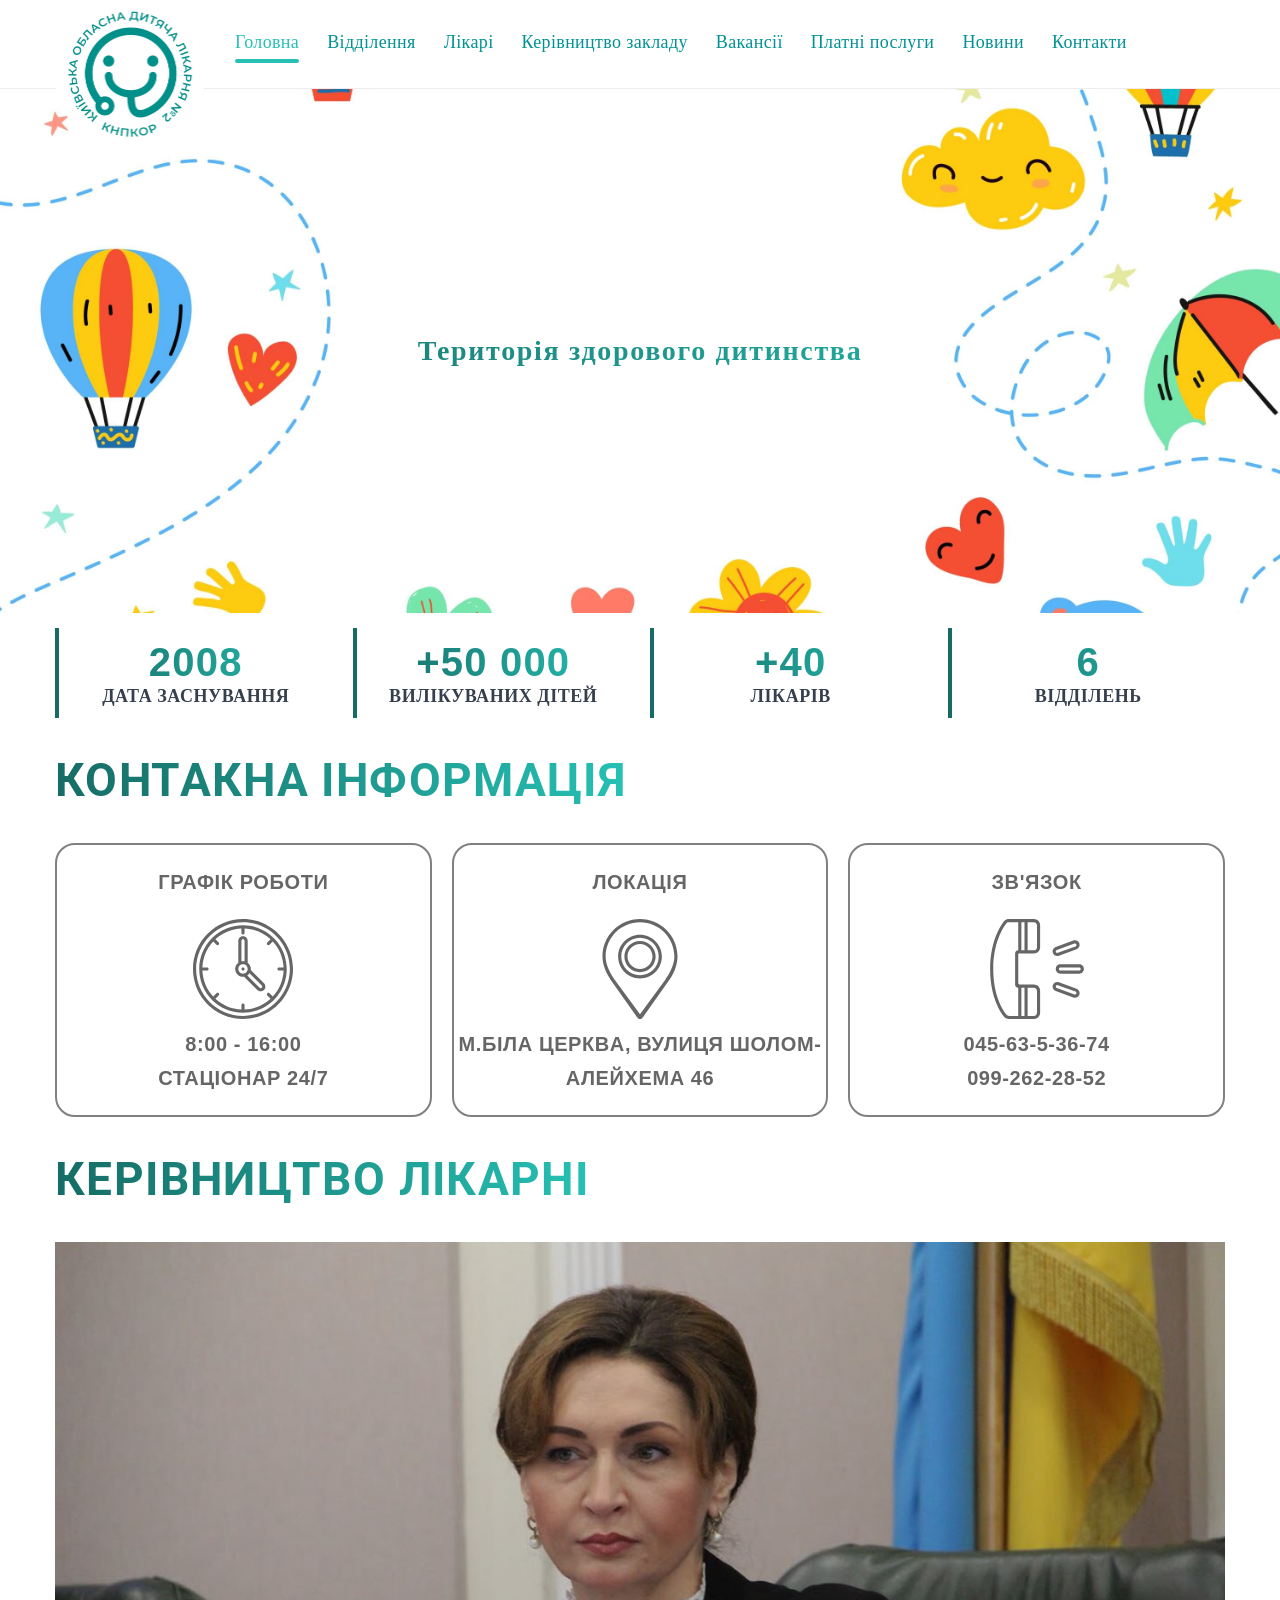
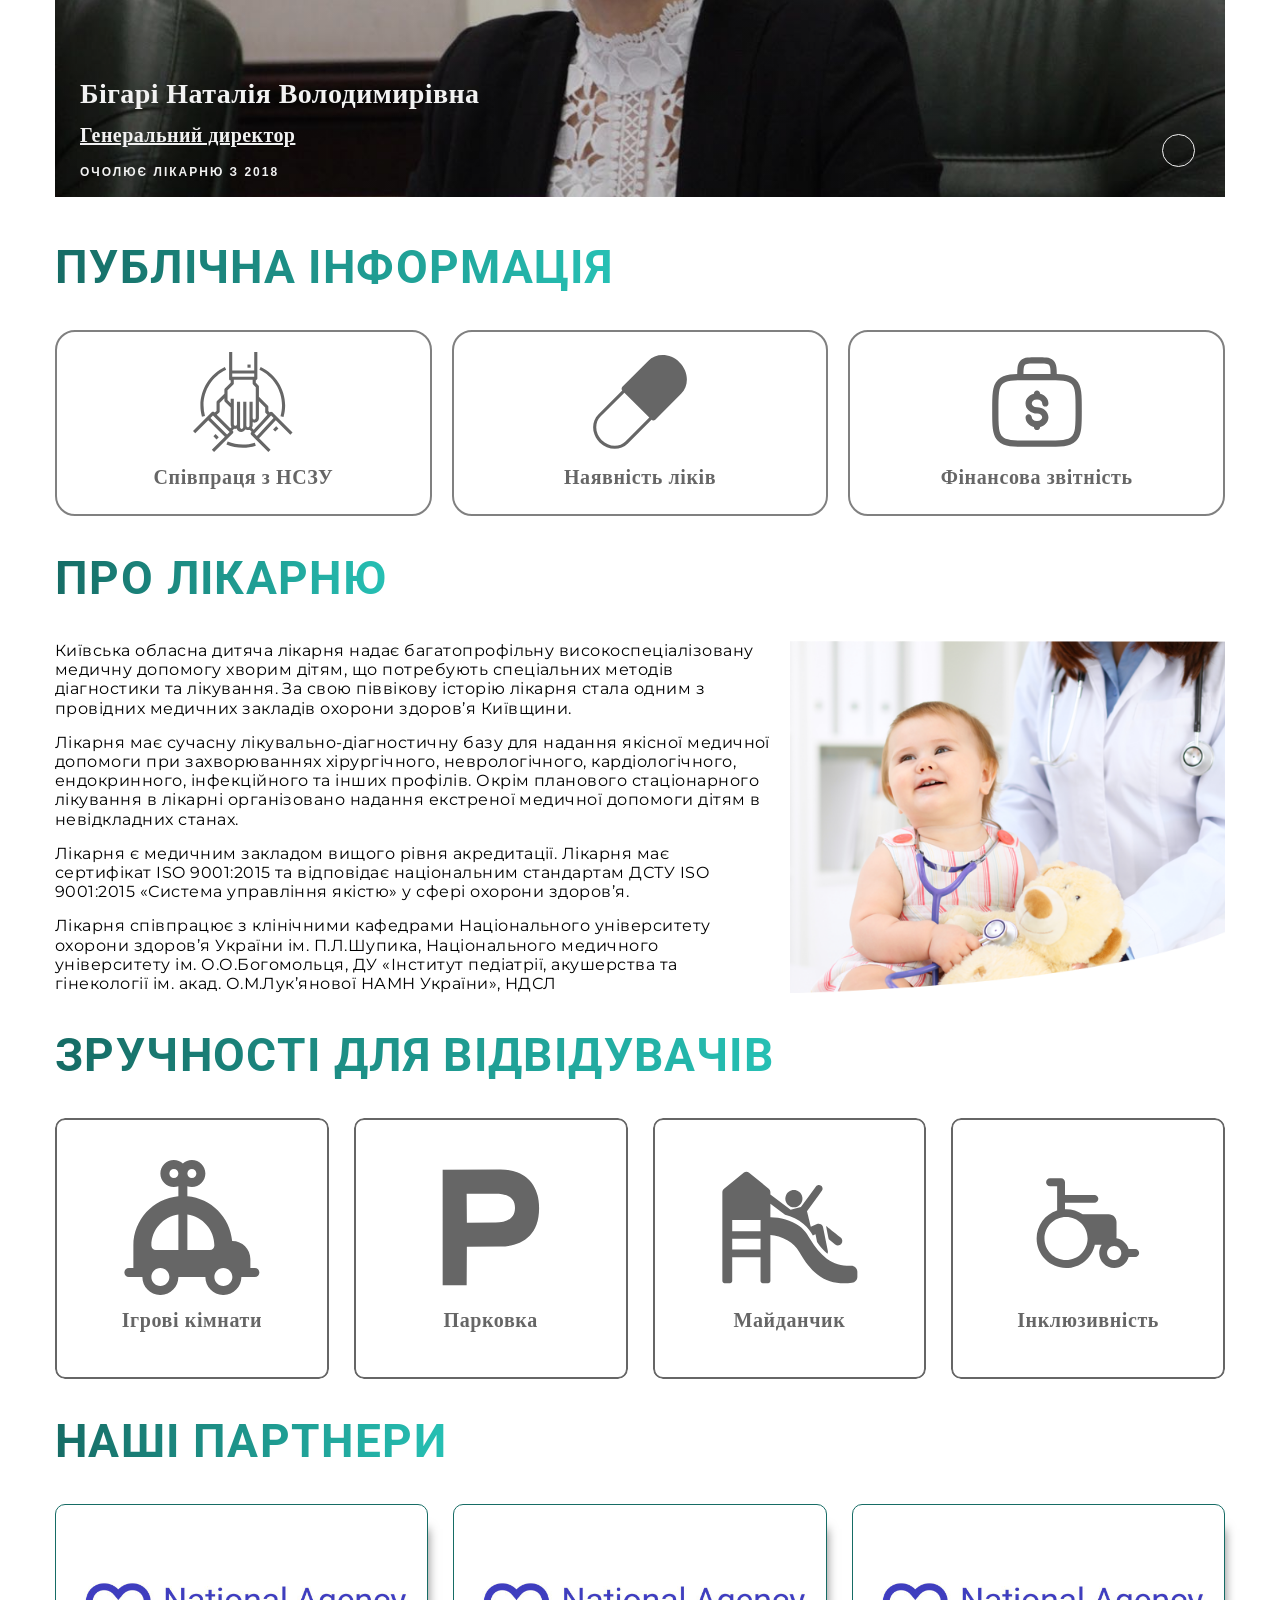
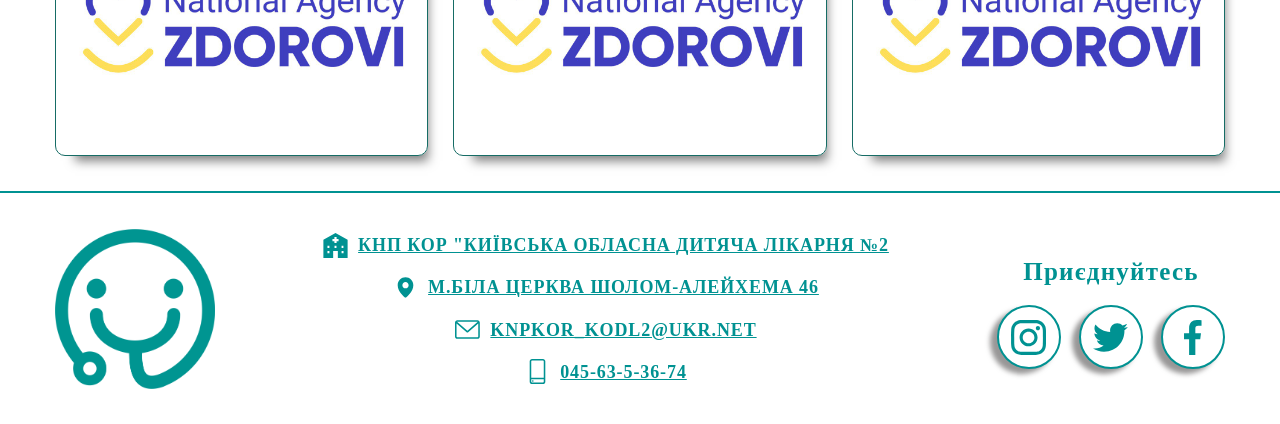
<file: index.html>
<!DOCTYPE html>
<html lang="uk">

<head>
  <meta charset="UTF-8" />
  <meta http-equiv="X-UA-Compatible" content="IE=edge" />
  <meta name="viewport" content="width=device-width, initial-scale=1.0" />
  <link rel="preconnect" href="https://fonts.googleapis.com" />
  <link rel="preconnect" href="https://fonts.gstatic.com" crossorigin />
  <link rel="icon" href="./images/logo-min.png">
  <link href="https://fonts.googleapis.com/css2?family=Raleway:wght@700&family=Roboto:wght@400;500;700;900&display=swap"
    rel="stylesheet" />
  <link rel="preconnect" href="https://fonts.googleapis.com">
  <link rel="preconnect" href="https://fonts.gstatic.com" crossorigin>
  <link
    href="https://fonts.googleapis.com/css2?family=Alegreya:ital,wght@1,400;1,600&family=Borel&family=Lobster&family=Montserrat:wght@400;700&family=Neucha&family=Old+Standard+TT:wght@700&family=Preahvihear&display=swap"
    rel="stylesheet">
  <link rel="preconnect" href="https://fonts.googleapis.com">
  <link rel="preconnect" href="https://fonts.gstatic.com" crossorigin>
  <link
    href="https://fonts.googleapis.com/css2?family=Alegreya:ital,wght@1,400;1,600&family=Borel&family=Lobster&family=Montserrat&family=Neucha&family=Old+Standard+TT:wght@700&family=Preahvihear&display=swap"
    rel="stylesheet">
  <link rel="preconnect" href="https://fonts.googleapis.com">
  <link rel="preconnect" href="https://fonts.gstatic.com" crossorigin>
  <link
    href="https://fonts.googleapis.com/css2?family=Alegreya:ital,wght@1,400;1,600&family=Borel&family=Lobster&family=Neucha&family=Old+Standard+TT:wght@700&family=Preahvihear&display=swap"
    rel="stylesheet">
  <link rel="preconnect" href="https://fonts.googleapis.com">
  <link rel="preconnect" href="https://fonts.gstatic.com" crossorigin>

  <link rel="preconnect" href="https://fonts.gstatic.com" crossorigin>
  <link href="https://fonts.googleapis.com/css2?family=Lobster&display=swap" rel="stylesheet">
  <title>Київська обласна дитяча лікарня №2</title>
  <link rel="stylesheet"
    href="https://cdnjs.cloudflare.com/ajax/libs/modern-normalize/1.1.0/modern-normalize.min.css" />
  <link rel="stylesheet" href="https://cdn.jsdelivr.net/npm/swiper@8/swiper-bundle.min.css">
  <link rel="stylesheet" href="./css/main.css" />


</head>


<body>
  <!-- ШАПКА -->
  <header class="header">
    <div class=" header__container container">
      <div class="header__logo-wrap">
        <img src="./images/logo.png" alt="logo" class=" header__logo--img">
      </div>

      <button type="button" class="header__button">
        <svg width="40" height="40" class="header__icon js-open-menu" aria-expanded="false">
          <use href="./images/icon.svg#menu"></use>
        </svg>
        <svg width="40" height="40" class="header__icon js-close-menu">
          <use href="./images/icon.svg#cross"></use>
        </svg>
      </button>
      <div class="header__burger js-menu-container">
        <nav class="nav">
          <ul class="nav__list list">
            <li class="nav__item">
              <a href="./index.html" class="nav__link link nav__link--current">Головна</a>
            </li>
            </li>
            <li class="nav__item">
              <a href="./departments.html" class="nav__link link">Відділення</a>
            </li>
            <li class="nav__item">
              <a href="./doctors.html" class="nav__link link">Лікарі</a>
            </li>
            <li class="nav__item">
              <a href="./management.html" class="nav__link link">Керівництво закладу</a>
            </li>
            <li class="nav__item">
              <a href="./vacancies.html" class="nav__link link">Вакансії</a>
            </li>
            <li class="nav__item">
              <a href="./paidService.html" class="nav__link link">Платні послуги</a>
            </li>
            <li class="nav__item">
              <a href="./news.html" class="nav__link link">Новини</a>
            </li>
            </li>

            <li class="nav__item">
              <a href="./vacancies.html" class="nav__link link">Контакти</a>
            </li>







          </ul>
        </nav>
        <!-- <ul class="contacts-header list">

          <li class="contacts-header__item">
            <a href="tel:+380961111111" class="contacts-header__link link">
              <svg class="contacts-header__icon" width="10" height="16">
                <use href="./images/icon.svg#icon-smartphone"></use>
              </svg>
              045-63-5-36-74</a>
          </li>
          <li class="contacts-header__item">
            <a href="mailto:info@devstudio.com" class="contacts-header__link link">
              <svg class="contacts-header__icon" width="16" height="12">
                <use href="./images/icon.svg#icon-envelope"></use>
              </svg>
              knpkor_kodl2@ukr.net</a>
          </li>
        </ul> -->
        <ul class="social-burger list">

          <li class="social-burger__item">
            <svg width="10px" height="10px">
              <use href="./images/icon.svg#icon-instagram" style="fill: #757575"></use>
            </svg>
            <a href="" class="social-burger__link link">Instagram</a>
          </li>
          <li class="social-burger__item">
            <svg width="10px" height="10px">
              <use href="./images/icon.svg#icon-twitter" style="fill: #757575"></use>
            </svg>
            <a href="" class="social-burger__link link">Twitter</a>
          </li>
          <li class="social-burger__item">
            <svg width="10px" height="10px">
              <use href="./images/icon.svg#icon-facebook" style="fill: #757575"></use>
            </svg>
            <a href="" class="social-burger__link link">Facebook</a>
          </li>

        </ul>
      </div>

    </div>
  </header>

  <!-- головна сторінка -->
  <main class="main">
    <section class="hero">
      <div class="wrap">
        <h1 class="hero__title">Територія здорового дитинства</h1>

      </div>
    </section>

    <!-- Statistics  -->
    <section class="statistics">
      <ul class="statistics__list container">
        <li class="statistics__item">
          <div class="statistics__wrap">
            <div class="statistics__num">2008</div>
            <div class="statistics__text">Дата заснування</div>
          </div>
        </li>
        <li class="statistics__item">
          <div class="statistics__wrap">
            <div class="statistics__num">+50 000</div>
            <div class="statistics__text">Вилікуваних дітей</div>
          </div>
        </li>
        <li class="statistics__item">
          <div class="statistics__wrap">
            <div class="statistics__num">+40</div>
            <div class="statistics__text">Лікарів</div>
          </div>
        </li>
        <li class="statistics__item">
          <div class="statistics__wrap">
            <div class="statistics__num">6</div>
            <div class="statistics__text">Відділень</div>
          </div>
        </li>
      </ul>
    </section>

    <!-- Info  -->
    <section class="info">
      <div class="container">
        <h3 class="info__title">Контакна Інформація</h3>
        <div class="info__wrap">
          <ul class="info__list">

            <li class="info__item" id="workHours">
              <p class="info__name">Графік Роботи</p>
              <a href="./contants.html" class="info__link">
                <svg class="info__icon" width="100" height="100">
                  <use href="./images/svg/symbol-defs.svg#icon-clock"></use>
                </svg>
              </a>
              <p class="info__description">
                8:00 - 16:00
              </p>
              <p class="info__description">
                Стаціонар 24/7
              </p>
            </li>

            <li class="info__item" id="location">
              <p class="info__name">Локація</p>
              <a href="https://www.google.com.ua/maps/place/%D0%B2%D1%83%D0%BB%D0%B8%D1%86%D1%8F+%D0%A8%D0%BE%D0%BB%D0%BE%D0%BC-%D0%90%D0%BB%D0%B5%D0%B9%D1%85%D0%B5%D0%BC%D0%B0,+46,+%D0%91%D1%96%D0%BB%D0%B0+%D0%A6%D0%B5%D1%80%D0%BA%D0%B2%D0%B0,+%D0%9A%D0%B8%D1%97%D0%B2%D1%81%D1%8C%D0%BA%D0%B0+%D0%BE%D0%B1%D0%BB.,+09100/@49.7907398,30.1263525,17z/data=!3m1!4b1!4m5!3m4!1s0x40d342033c4cab13:0xe44612821b60b0a3!8m2!3d49.7907398!4d30.1263525?entry=ttu"
                target="_blank" class="info__link">
                <svg class="info__icon" width="100" height="100">
                  <use href="./images/svg/symbol-defs.svg#icon-location2"></use>
                </svg>
              </a>
              <p class="info__description">
                м.Біла Церквa, вулиця Шолом-Алейхема 46
              </p>
            </li>

            <li class="info__item" id="call">
              <p class="info__name">Зв'язок</p>

              <a href="tel:+380456353674" class="info__link">
                <svg class="info__icon" width="100" height="100">
                  <use href="./images/svg/symbol-defs.svg#icon-phone2"></use>
                </svg>
              </a>
              <p class="info__description">
                045-63-5-36-74
              </p>
              <p class="info__description">
                099-262-28-52
              </p>
            </li>

          </ul>

        </div>
      </div>

    </section>

    <!-- Menegment  -->
    <section class="menegment">
      <div class="container">
        <h3 class="menegment__title">Керівництво лікарні</h3>

        <div class="person-card">
          <div class="person-card--img" style="background-image:url(./images/НВ.jpg)">
          </div>
          <div class="person-card__darken"></div>
          <div class="person-card__content">
            <h3 class="person-card__content__name">Бігарі Наталія Володимирівна </h3>
            <h4 class="person-card__content__job">Генеральний директор</h4>
            <h4 class="person-card__content__joined">Очолює лікарню з 2018</h4>
            <div class="person-card__content--hidden">
              <span class="rule"></span>
              <p class="person-card__info">Lorem ipsum dolor sit amet consectetur adipisicing elit. Nam numquam saepe,
                unde ea repellendus quidem consectetur est quisquam sunt adipisci officiis fuga tenetur deleniti.
                Minus
                assumenda earum pariatur reprehenderit amet?
                Expedita voluptatum sunt qui maxime laboriosam iste, hic nihil deleniti omnis labore fuga, est
                suscipit
                quidem amet quos libero architecto saepe? Tempora quasi facilis saepe error laborum laudantium sequi!
                Quo.
                Laudantium nisi in quod repellendus! Quisquam ipsam, sunt sed, nobis animi doloremque vitae
                exercitationem alias, aliquid veniam labore laborum architecto voluptas consequuntur qui! Maiores,
                provident perferendis at possimus deserunt maxime.
                Lorem ipsum dolor sit amet consectetur adipisicing elit. Nam numquam saepe,
                unde ea repellendus quidem consectetur est quisquam sunt adipisci officiis fuga tenetur deleniti.
                Minus
                assumenda earum pariatur reprehenderit amet?
                Expedita voluptatum sunt qui maxime laboriosam iste, hic nihil deleniti omnis labore fuga, est
                suscipit
                quidem amet quos libero architecto saepe? Tempora quasi facilis saepe error laborum laudantium sequi!
                Quo.
                Laudantium nisi in quod repellendus! Quisquam ipsam, sunt sed, nobis animi doloremque vitae
                exercitationem alias, aliquid veniam labore laborum architecto voluptas consequuntur qui! Maiores,
                provident perferendis at possimus deserunt maxime.</p>
            </div>
            <div class="person-card__action"></div>
          </div>
          <div class="person-card__action--close"></div>
        </div>



      </div>


    </section>

    <!-- Public information -->
    <section class="public">
      <div class="container">
        <h3 class="public__title">Публічна інформація</h3>
        <ul class="public__list">
          <li class="public__item" id="nszu">
            <svg class="public__icon">
              <use href="./images/publicInformation/publicSprt.svg#coloboration"></use>
            </svg>
            <p class="public__name">Cпівпраця з НСЗУ</p>
          </li>
          <li class="public__item" id="pills">
            <svg class="public__icon">
              <use href="./images/publicInformation/publicSprt.svg#pill"></use>
            </svg>
            <p class="public__name">Наявність ліків</p>
          </li>
          <li class="public__item" id="money">
            <svg class="public__icon">
              <use href="./images/publicInformation/publicSprt.svg#money"></use>
            </svg>
            <p class="public__name">Фінансова звітність</p>

          </li>
        </ul>


      </div>
    </section>

    <!-- About  -->
    <section class="about">
      <div class="container">
        <h3 class="about__title">Про Лікарню</h3>
        <div class="about__wrap">
          <div class="about__text-box">
            <p class="about__text">Київська обласна дитяча лікарня надає багатопрофільну високоспеціалізовану медичну
              допомогу хворим дітям,
              що потребують спеціальних методів діагностики та лікування. За свою піввікову історію лікарня стала одним
              з провідних медичних закладів охорони здоров’я Київщини.</p>
            <p class="about__text">Лікарня має сучасну лікувально-діагностичну базу для надання якісної медичної
              допомоги при захворюваннях
              хірургічного, неврологічного, кардіологічного, ендокринного, інфекційного та інших профілів. Окрім
              планового стаціонарного лікування в лікарні організовано надання екстреної медичної допомоги дітям в
              невідкладних станах.</p>
            <p class="about__text">Лікарня є медичним закладом вищого рівня акредитації.
              Лікарня має сертифікат ISO 9001:2015 та відповідає національним стандартам ДСТУ ISO 9001:2015 «Система
              управління якістю» у сфері охорони здоров’я.</p>
            <p class="about__text">Лікарня співпрацює з клінічними кафедрами Національного університету охорони
              здоров’я України ім.
              П.Л.Шупика, Національного медичного університету ім. О.О.Богомольця, ДУ «Інститут педіатрії, акушерства та
              гінекології ім. акад. О.М.Лук’янової НАМН України», НДСЛ </p>
          </div>
          <div class="about__foto"><img src="./images/pediatria2.png" alt="foto"></div>
        </div>
      </div>
    </section>


    <!-- Comforts  -->
    <section class="comforts ">

      <div class="container">
        <h3 class="comforts__title">Зручності для відвідувачів</h3>
        <div class="comforts__list ">
          <div class="comforts__box">
            <div class="comforts__item">
              <svg class="comforts__icon">
                <use href="./images/comforts/comforts-sprt.svg#playroom"></use>
              </svg>
              <p class="comforts__name">Ігрові кімнати</p>

              <div class="comforts__overlay">
                <p class="comforts__overlay--description">
                  В кожному відділені стаціонару є ігрова кімната
                </p>
              </div>
            </div>

          </div>


          <div class="comforts__box">
            <div class="comforts__item">
              <svg class="comforts__icon">
                <use href="./images/comforts/comforts-sprt.svg#parking"></use>
              </svg>
              <p class="comforts__name">Парковка</p>

              <div class="comforts__overlay">
                <p class="comforts__overlay--description">
                  Спеціально відведені місця для паркування перед лікарнею.
                </p>
              </div>
            </div>

          </div>


          <div class="comforts__box">
            <div class="comforts__item">
              <svg class="comforts__icon">
                <use href="./images/comforts/comforts-sprt.svg#playground"></use>
              </svg>
              <p class="comforts__name">Майданчик</p>

              <div class="comforts__overlay">
                <p class="comforts__overlay--description">
                  У внутрішнюму дворі є ігровий майданчик для наймолодших відвідувачів.
                </p>
              </div>
            </div>

          </div>

          <div class="comforts__box">
            <div class="comforts__item">
              <svg class="comforts__icon">
                <use href="./images/comforts/comforts-sprt.svg#disability"></use>
              </svg>
              <p class="comforts__name">Інклюзивність</p>

              <div class="comforts__overlay">
                <p class="comforts__overlay--description">
                  Лікарня доброзичлива і облаштована для людей з обмеженими
                </p>
              </div>
            </div>

          </div>


        </div>
    </section>


    <!-- Fonds -->

    <section class="fonds">
      <div class="container">
        <h1 class="fonds__title">наші партнери
        </h1>

        <ul class="fonds__list">
          <li class="fonds__item">
            <div class="fonds__thumb">
              <a href="https://www.zdorovi.help/" target="_blank" class="fonds__link">
                <img src="./images/BF-zdorovi.jpg" alt="" class="fonds__img">
              </a>
            </div>

          </li>
          <li class="fonds__item">
            <div class="fonds__thumb">
              <a href="https://www.zdorovi.help/" target="_blank" class="fonds__link">
                <img src="./images/BF-zdorovi.jpg" alt="" class="fonds__img">
              </a>
            </div>

          </li>
          <li class="fonds__item">
            <div class="fonds__thumb">
              <a href="https://www.zdorovi.help/" target="_blank" class="fonds__link">
                <img src="./images/BF-zdorovi.jpg" alt="" class="fonds__img">
              </a>
            </div>

          </li>
        </ul>
      </div>
    </section>

    <!-- Footer -->

    <footer class="footer">
      <div class="container">
        <div class="footer__wrap">
          <!-- a.footer__logo -->
          <div class="footer__logo">
            <a class="" href="#">
              <img class="footer__logo-img" src="./images/logo-min.png" alt="logo">
            </a>
          </div>

          <div class="footer__location">
            <div class="footer__address">
              <!-- <h3 class="footer__title">Контакти:</h3> -->
              <ul class="footer__address-list">
                <li class="footer__address-item">
                  <a href="#" class="footer__address-link">
                    <svg class="footer__address-icon" id="svg" width="20px" height="20px">
                      <use href="./images/icon.svg#icon-medecine-centre"></use>
                    </svg>
                    КНП КОР "Київська обласна дитяча лікарня №2
                  </a>
                </li>
                <li class="footer__address-item">
                  <a href="https://www.google.com.ua/maps/place/%D0%B2%D1%83%D0%BB%D0%B8%D1%86%D1%8F+%D0%A8%D0%BE%D0%BB%D0%BE%D0%BC-%D0%90%D0%BB%D0%B5%D0%B9%D1%85%D0%B5%D0%BC%D0%B0,+46,+%D0%91%D1%96%D0%BB%D0%B0+%D0%A6%D0%B5%D1%80%D0%BA%D0%B2%D0%90,+%D0%9A%D0%B8%D1%97%D0%B2%D1%81%D1%8C%D0%BA%D0%B0+%D0%BE%D0%B1%D0%BB.,+09100/@49.7907432,30.1237776,17z/data=!3m1!4b1!4m5!3m4!1s0x40d342033c4cab13:0xe44612821b60b0a3!8m2!3d49.7907398!4d30.1263525?entry=ttu"
                    target="_blank" class="footer__address-link">
                    <svg class="footer__address-icon" id="svg" width="20px" height="20px">
                      <use href="./images/icon.svg#icon-location"></use>
                    </svg>
                    м.Біла Церква Шолом-Алейхема 46
                  </a>
                </li>

                <li class="footer__address-item">
                  <a href="mailto:knpkor_kodl2@ukr.net" class="footer__address-link">
                    <svg class="footer__address-icon" width="20" height="16">
                      <use href="./images/icon.svg#icon-envelope"></use>
                    </svg>knpkor_kodl2@ukr.net</a>
                </li>



                <li class="footer__address-item">
                  <a href="tel:+380456353674" class="footer__address-link">
                    <svg class="footer__address-icon" width="21.5" height="20">
                      <use href="./images/icon.svg#icon-smartphone"></use>
                    </svg>045-63-5-36-74</a>
                </li>
              </ul>
            </div>
          </div>

          <div class="footer__socials">

            <h3 class="footer__social-title">Приєднуйтесь</h3>


            <ul class="footer__social-list">
              <li class="footer__social-item">
                <a class="footer__social-link" href="">
                  <svg class="footer__social-icon" id="svg" width="20px" height="20px">
                    <use href="./images/icon.svg#icon-instagram"></use>
                  </svg>
                </a>
              </li>

              <li class="footer__social-item">
                <a class="footer__social-link" href="">
                  <svg class="footer__social-icon" id="svg" width="20px" height="20px">
                    <use href="./images/icon.svg#icon-twitter"></use>
                  </svg>
                </a>
              </li>

              <li class="footer__social-item">
                <a class="footer__social-link" href="">
                  <svg class="footer__social-icon" id="svg" width="20px" height="20px">
                    <use href="./images/icon.svg#icon-facebook"></use>
                  </svg>
                </a>
              </li>
            </ul>
          </div>



        </div>
    </footer>

    <script src="./js/menu.js" type="module"></script>
    <script src="./js/info.js" type="module"></script>
    <script src="./js/publicInformation.js" type="module"></script>

</body>

</html>
</file>
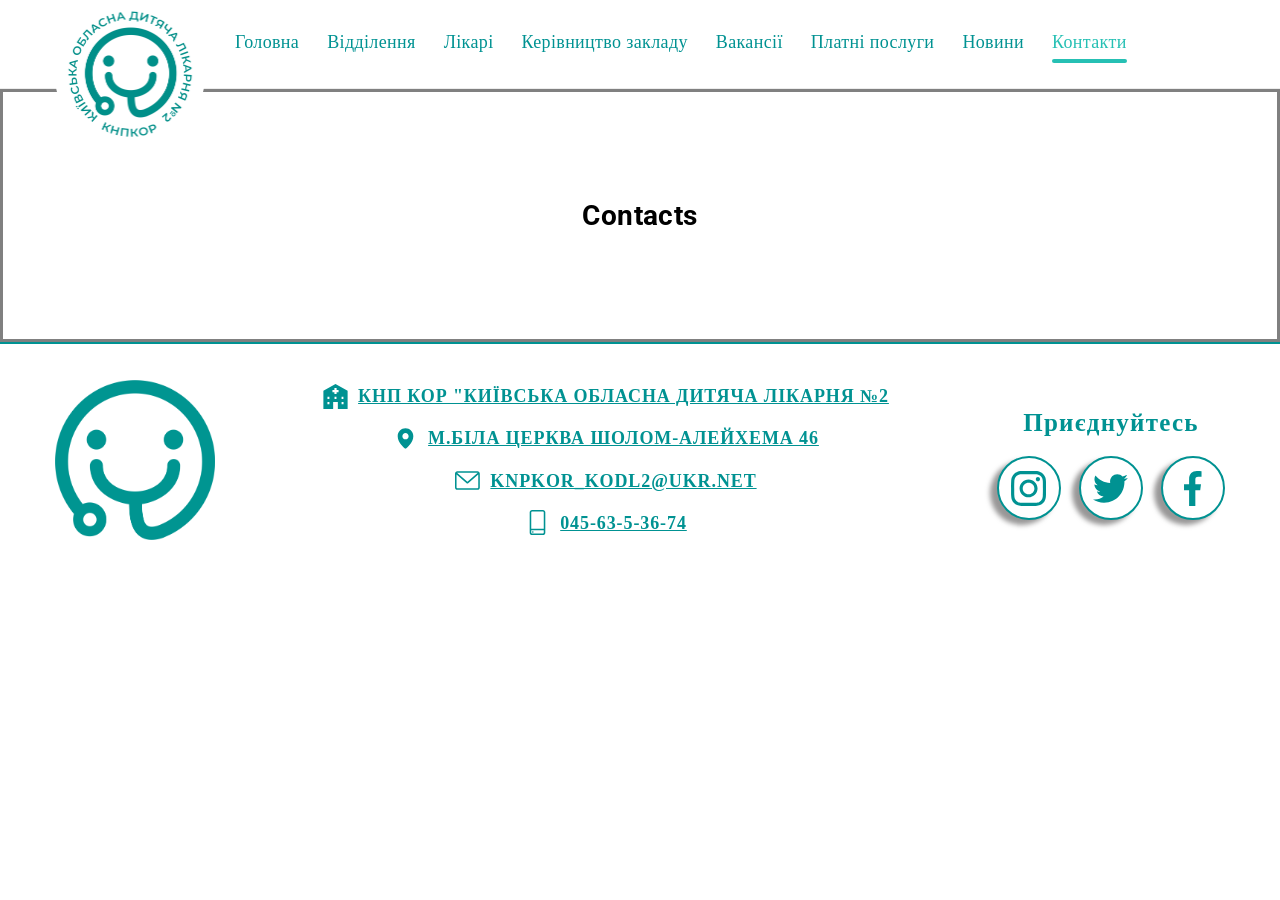
<file: contants.html>
<!DOCTYPE html>
<html lang="uk">

<head>
    <meta charset="UTF-8" />
    <meta http-equiv="X-UA-Compatible" content="IE=edge" />
    <meta name="viewport" content="width=device-width, initial-scale=1.0" />
    <link rel="preconnect" href="https://fonts.googleapis.com" />
    <link rel="preconnect" href="https://fonts.gstatic.com" crossorigin />
    <link rel="icon" href="./images/logo-min.png">
    <link
        href="https://fonts.googleapis.com/css2?family=Raleway:wght@700&family=Roboto:wght@400;500;700;900&display=swap"
        rel="stylesheet" />
    <link rel="preconnect" href="https://fonts.googleapis.com">
    <link rel="preconnect" href="https://fonts.gstatic.com" crossorigin>
    <link
        href="https://fonts.googleapis.com/css2?family=Alegreya:ital,wght@1,400;1,600&family=Borel&family=Lobster&family=Neucha&family=Old+Standard+TT:wght@700&family=Preahvihear&display=swap"
        rel="stylesheet">
    <link rel="preconnect" href="https://fonts.googleapis.com">
    <link rel="preconnect" href="https://fonts.gstatic.com" crossorigin>

    <link rel="preconnect" href="https://fonts.gstatic.com" crossorigin>
    <link href="https://fonts.googleapis.com/css2?family=Lobster&display=swap" rel="stylesheet">
    <title>Київська обласна дитяча лікарня №2</title>
    <link rel="stylesheet"
        href="https://cdnjs.cloudflare.com/ajax/libs/modern-normalize/1.1.0/modern-normalize.min.css" />
    <link rel="stylesheet" href="https://cdn.jsdelivr.net/npm/swiper@8/swiper-bundle.min.css">
    <link rel="stylesheet" href="./css/main.css" />


</head>


<body>
    <!-- ШАПКА -->
    <header class="header">
        <div class=" header__container container">
            <div class="header__logo-wrap">

                <img src="./images/logo.png" alt="logo" class=" header__logo--img">

            </div>

            <button type="button" class="header__button">
                <svg width="40" height="40" class="header__icon js-open-menu" aria-expanded="false">
                    <use href="./images/icon.svg#menu"></use>
                </svg>
                <svg width="40" height="40" class="header__icon js-close-menu">
                    <use href="./images/icon.svg#cross"></use>
                </svg>




            </button>
            <div class="header__burger js-menu-container">
                <nav class="nav">
                    <ul class="nav__list list">
                        <li class="nav__item">
                            <a href="./index.html" class="nav__link link">Головна</a>
                        </li>

                        </li>
                        <li class="nav__item">
                            <a href="./departments.html" class="nav__link link">Відділення</a>
                        </li>


                        <li class="nav__item">
                            <a href="./doctors.html" class="nav__link link ">Лікарі</a>
                        </li>


                        <li class="nav__item">
                            <a href="./management.html" class="nav__link link ">Керівництво
                                закладу</a>
                        </li>

                        <li class="nav__item">
                            <a href="./vacancies.html" class="nav__link link ">Вакансії</a>
                        </li>

                        <li class="nav__item">
                            <a href="./paidService.html" class="nav__link link ">Платні послуги</a>
                        </li>

                        <li class="nav__item">
                            <a href="./news.html" class="nav__link link ">Новини</a>
                        </li>

                        <li class="nav__item">
                            <a href="./contants.html" class="nav__link link nav__link--current">Контакти</a>
                        </li>







                    </ul>
                </nav>

                <ul class="social-burger list">

                    <li class="social-burger__item">
                        <svg width="10px" height="10px">
                            <use href="./images/icon.svg#icon-instagram" style="fill: #757575"></use>
                        </svg>
                        <a href="" class="social-burger__link link">Instagram</a>
                    </li>
                    <li class="social-burger__item">
                        <svg width="10px" height="10px">
                            <use href="./images/icon.svg#icon-twitter" style="fill: #757575"></use>
                        </svg>
                        <a href="" class="social-burger__link link">Twitter</a>
                    </li>
                    <li class="social-burger__item">
                        <svg width="10px" height="10px">
                            <use href="./images/icon.svg#icon-facebook" style="fill: #757575"></use>
                        </svg>
                        <a href="" class="social-burger__link link">Facebook</a>
                    </li>

                </ul>
            </div>


        </div>
    </header>

    <!-- головна сторінка -->
    <main>
        <h1 style="text-align: center; padding: 100px; border: 3px solid grey;">Contacts</h1>
    </main>



    <!-- Footer -->

    <footer class="footer">
        <div class="container">
            <div class="footer__wrap">
                <!-- a.footer__logo -->
                <div class="footer__logo">
                    <a class="" href="#">
                        <img class="footer__logo-img" src="./images/logo-min.png" alt="logo">
                    </a>
                </div>

                <div class="footer__location">
                    <div class="footer__address">
                        <!-- <h3 class="footer__title">Контакти:</h3> -->
                        <ul class="footer__address-list">
                            <li class="footer__address-item">
                                <a href="#" class="footer__address-link">
                                    <svg class="footer__address-icon" id="svg" width="20px" height="20px">
                                        <use href="./images/icon.svg#icon-medecine-centre"></use>
                                    </svg>
                                    КНП КОР "Київська обласна дитяча лікарня №2
                                </a>
                            </li>
                            <li class="footer__address-item">
                                <a href="https://www.google.com.ua/maps/place/%D0%B2%D1%83%D0%BB%D0%B8%D1%86%D1%8F+%D0%A8%D0%BE%D0%BB%D0%BE%D0%BC-%D0%90%D0%BB%D0%B5%D0%B9%D1%85%D0%B5%D0%BC%D0%B0,+46,+%D0%91%D1%96%D0%BB%D0%B0+%D0%A6%D0%B5%D1%80%D0%BA%D0%B2%D0%90,+%D0%9A%D0%B8%D1%97%D0%B2%D1%81%D1%8C%D0%BA%D0%B0+%D0%BE%D0%B1%D0%BB.,+09100/@49.7907432,30.1237776,17z/data=!3m1!4b1!4m5!3m4!1s0x40d342033c4cab13:0xe44612821b60b0a3!8m2!3d49.7907398!4d30.1263525?entry=ttu"
                                    target="_blank" class="footer__address-link">
                                    <svg class="footer__address-icon" id="svg" width="20px" height="20px">
                                        <use href="./images/icon.svg#icon-location"></use>
                                    </svg>
                                    м.Біла Церква Шолом-Алейхема 46
                                </a>
                            </li>

                            <li class="footer__address-item">
                                <a href="mailto:knpkor_kodl2@ukr.net" class="footer__address-link">
                                    <svg class="footer__address-icon" width="20" height="16">
                                        <use href="./images/icon.svg#icon-envelope"></use>
                                    </svg>knpkor_kodl2@ukr.net</a>
                            </li>



                            <li class="footer__address-item">
                                <a href="tel:+380456353674" class="footer__address-link">
                                    <svg class="footer__address-icon" width="21.5" height="20">
                                        <use href="./images/icon.svg#icon-smartphone"></use>
                                    </svg>045-63-5-36-74</a>
                            </li>
                        </ul>
                    </div>
                </div>

                <div class="footer__socials">

                    <h3 class="footer__social-title">Приєднуйтесь</h3>


                    <ul class="footer__social-list">
                        <li class="footer__social-item">
                            <a class="footer__social-link" href="">
                                <svg class="footer__social-icon" id="svg" width="20px" height="20px">
                                    <use href="./images/icon.svg#icon-instagram"></use>
                                </svg>
                            </a>
                        </li>

                        <li class="footer__social-item">
                            <a class="footer__social-link" href="">
                                <svg class="footer__social-icon" id="svg" width="20px" height="20px">
                                    <use href="./images/icon.svg#icon-twitter"></use>
                                </svg>
                            </a>
                        </li>

                        <li class="footer__social-item">
                            <a class="footer__social-link" href="">
                                <svg class="footer__social-icon" id="svg" width="20px" height="20px">
                                    <use href="./images/icon.svg#icon-facebook"></use>
                                </svg>
                            </a>
                        </li>
                    </ul>
                </div>



            </div>
    </footer>

    <script src="./js/menu.js" type="module"></script>

</body>

</html>
</file>
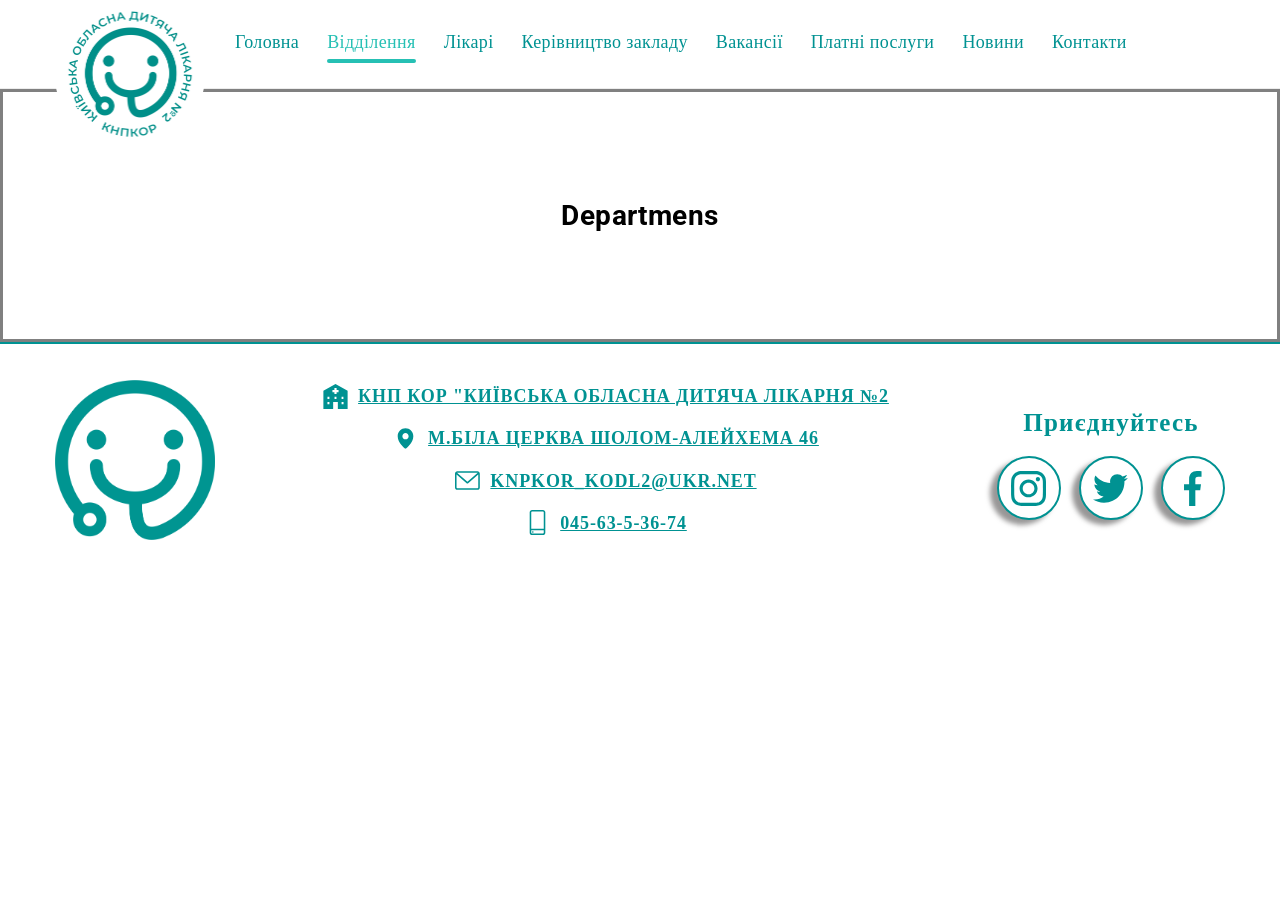
<file: departments.html>
<!DOCTYPE html>
<html lang="uk">

<head>
    <meta charset="UTF-8" />
    <meta http-equiv="X-UA-Compatible" content="IE=edge" />
    <meta name="viewport" content="width=device-width, initial-scale=1.0" />
    <link rel="preconnect" href="https://fonts.googleapis.com" />
    <link rel="preconnect" href="https://fonts.gstatic.com" crossorigin />
    <link rel="icon" href="./images/logo-min.png">
    <link
        href="https://fonts.googleapis.com/css2?family=Raleway:wght@700&family=Roboto:wght@400;500;700;900&display=swap"
        rel="stylesheet" />
    <link rel="preconnect" href="https://fonts.googleapis.com">
    <link rel="preconnect" href="https://fonts.gstatic.com" crossorigin>
    <link
        href="https://fonts.googleapis.com/css2?family=Alegreya:ital,wght@1,400;1,600&family=Borel&family=Lobster&family=Neucha&family=Old+Standard+TT:wght@700&family=Preahvihear&display=swap"
        rel="stylesheet">
    <link rel="preconnect" href="https://fonts.googleapis.com">
    <link rel="preconnect" href="https://fonts.gstatic.com" crossorigin>

    <link rel="preconnect" href="https://fonts.gstatic.com" crossorigin>
    <link href="https://fonts.googleapis.com/css2?family=Lobster&display=swap" rel="stylesheet">
    <title>Київська обласна дитяча лікарня №2</title>
    <link rel="stylesheet"
        href="https://cdnjs.cloudflare.com/ajax/libs/modern-normalize/1.1.0/modern-normalize.min.css" />
    <link rel="stylesheet" href="https://cdn.jsdelivr.net/npm/swiper@8/swiper-bundle.min.css">
    <link rel="stylesheet" href="./css/main.css" />
    <style>
        .table-data {
            margin: 20px;
            display: inline-block;
            text-align: left;
        }

        .table-data tr {
            border-bottom: 1px solid black;
        }

        .table-data th,
        .table-data td {
            padding: 5px;
        }

        .table-data th {
            font-weight: bold;
        }
    </style>


</head>


<body>
    <!-- ШАПКА -->
    <header class="header">
        <div class=" header__container container">
            <div class="header__logo-wrap">

                <img src="./images/logo.png" alt="logo" class=" header__logo--img">

            </div>

            <button type="button" class="header__button">
                <svg width="40" height="40" class="header__icon js-open-menu" aria-expanded="false">
                    <use href="./images/icon.svg#menu"></use>
                </svg>
                <svg width="40" height="40" class="header__icon js-close-menu">
                    <use href="./images/icon.svg#cross"></use>
                </svg>




            </button>
            <div class="header__burger js-menu-container">
                <nav class="nav">
                    <ul class="nav__list list">
                        <li class="nav__item">
                            <a href="./index.html" class="nav__link link">Головна</a>
                        </li>

                        </li>
                        <li class="nav__item">
                            <a href="./departments.html" class="nav__link nav__link--current">Відділення</a>
                        </li>


                        <li class="nav__item">
                            <a href="./doctors.html" class="nav__link link">Лікарі</a>
                        </li>


                        <li class="nav__item">
                            <a href="./management.html" class="nav__link link">Керівництво закладу</a>
                        </li>

                        <li class="nav__item">
                            <a href="./vacancies.html" class="nav__link link">Вакансії</a>
                        </li>

                        <li class="nav__item">
                            <a href="./paidService.html" class="nav__link link">Платні послуги</a>
                        </li>

                        <li class="nav__item">
                            <a href="./vacancies.html" class="nav__link link">Новини</a>
                        </li>

                        <li class="nav__item">
                            <a href="./contants.html" class="nav__link link">Контакти</a>
                        </li>
                        </li>
                        </li>







                    </ul>
                </nav>
                <!-- <ul class="contacts-header list">

          <li class="contacts-header__item">
            <a href="tel:+380961111111" class="contacts-header__link link">
              <svg class="contacts-header__icon" width="10" height="16">
                <use href="./images/icon.svg#icon-smartphone"></use>
              </svg>
              045-63-5-36-74</a>
          </li>
          <li class="contacts-header__item">
            <a href="mailto:info@devstudio.com" class="contacts-header__link link">
              <svg class="contacts-header__icon" width="16" height="12">
                <use href="./images/icon.svg#icon-envelope"></use>
              </svg>
              knpkor_kodl2@ukr.net</a>
          </li>
        </ul> -->
                <ul class="social-burger list">

                    <li class="social-burger__item">
                        <svg width="10px" height="10px">
                            <use href="./images/icon.svg#icon-instagram" style="fill: #757575"></use>
                        </svg>
                        <a href="" class="social-burger__link link">Instagram</a>
                    </li>
                    <li class="social-burger__item">
                        <svg width="10px" height="10px">
                            <use href="./images/icon.svg#icon-twitter" style="fill: #757575"></use>
                        </svg>
                        <a href="" class="social-burger__link link">Twitter</a>
                    </li>
                    <li class="social-burger__item">
                        <svg width="10px" height="10px">
                            <use href="./images/icon.svg#icon-facebook" style="fill: #757575"></use>
                        </svg>
                        <a href="" class="social-burger__link link">Facebook</a>
                    </li>

                </ul>
            </div>


        </div>
    </header>

    <!-- головна сторінка -->
    <main>
        <h1 style="text-align: center; padding: 100px; border: 3px solid grey;">Departmens</h1>

    </main>



    <!-- Footer -->

    <footer class="footer">
        <div class="container">
            <div class="footer__wrap">
                <!-- a.footer__logo -->
                <div class="footer__logo">
                    <a class="" href="#">
                        <img class="footer__logo-img" src="./images/logo-min.png" alt="logo">
                    </a>
                </div>

                <div class="footer__location">
                    <div class="footer__address">
                        <!-- <h3 class="footer__title">Контакти:</h3> -->
                        <ul class="footer__address-list">
                            <li class="footer__address-item">
                                <a href="#" class="footer__address-link">
                                    <svg class="footer__address-icon" id="svg" width="20px" height="20px">
                                        <use href="./images/icon.svg#icon-medecine-centre"></use>
                                    </svg>
                                    КНП КОР "Київська обласна дитяча лікарня №2
                                </a>
                            </li>
                            <li class="footer__address-item">
                                <a href="https://www.google.com.ua/maps/place/%D0%B2%D1%83%D0%BB%D0%B8%D1%86%D1%8F+%D0%A8%D0%BE%D0%BB%D0%BE%D0%BC-%D0%90%D0%BB%D0%B5%D0%B9%D1%85%D0%B5%D0%BC%D0%B0,+46,+%D0%91%D1%96%D0%BB%D0%B0+%D0%A6%D0%B5%D1%80%D0%BA%D0%B2%D0%90,+%D0%9A%D0%B8%D1%97%D0%B2%D1%81%D1%8C%D0%BA%D0%B0+%D0%BE%D0%B1%D0%BB.,+09100/@49.7907432,30.1237776,17z/data=!3m1!4b1!4m5!3m4!1s0x40d342033c4cab13:0xe44612821b60b0a3!8m2!3d49.7907398!4d30.1263525?entry=ttu"
                                    target="_blank" class="footer__address-link">
                                    <svg class="footer__address-icon" id="svg" width="20px" height="20px">
                                        <use href="./images/icon.svg#icon-location"></use>
                                    </svg>
                                    м.Біла Церква Шолом-Алейхема 46
                                </a>
                            </li>

                            <li class="footer__address-item">
                                <a href="mailto:knpkor_kodl2@ukr.net" class="footer__address-link">
                                    <svg class="footer__address-icon" width="20" height="16">
                                        <use href="./images/icon.svg#icon-envelope"></use>
                                    </svg>knpkor_kodl2@ukr.net</a>
                            </li>



                            <li class="footer__address-item">
                                <a href="tel:+380456353674" class="footer__address-link">
                                    <svg class="footer__address-icon" width="21.5" height="20">
                                        <use href="./images/icon.svg#icon-smartphone"></use>
                                    </svg>045-63-5-36-74</a>
                            </li>
                        </ul>
                    </div>
                </div>

                <div class="footer__socials">

                    <h3 class="footer__social-title">Приєднуйтесь</h3>


                    <ul class="footer__social-list">
                        <li class="footer__social-item">
                            <a class="footer__social-link" href="">
                                <svg class="footer__social-icon" id="svg" width="20px" height="20px">
                                    <use href="./images/icon.svg#icon-instagram"></use>
                                </svg>
                            </a>
                        </li>

                        <li class="footer__social-item">
                            <a class="footer__social-link" href="">
                                <svg class="footer__social-icon" id="svg" width="20px" height="20px">
                                    <use href="./images/icon.svg#icon-twitter"></use>
                                </svg>
                            </a>
                        </li>

                        <li class="footer__social-item">
                            <a class="footer__social-link" href="">
                                <svg class="footer__social-icon" id="svg" width="20px" height="20px">
                                    <use href="./images/icon.svg#icon-facebook"></use>
                                </svg>
                            </a>
                        </li>
                    </ul>
                </div>



            </div>
    </footer>

    <script src="./js/menu.js" type="module"></script>

</body>
</file>
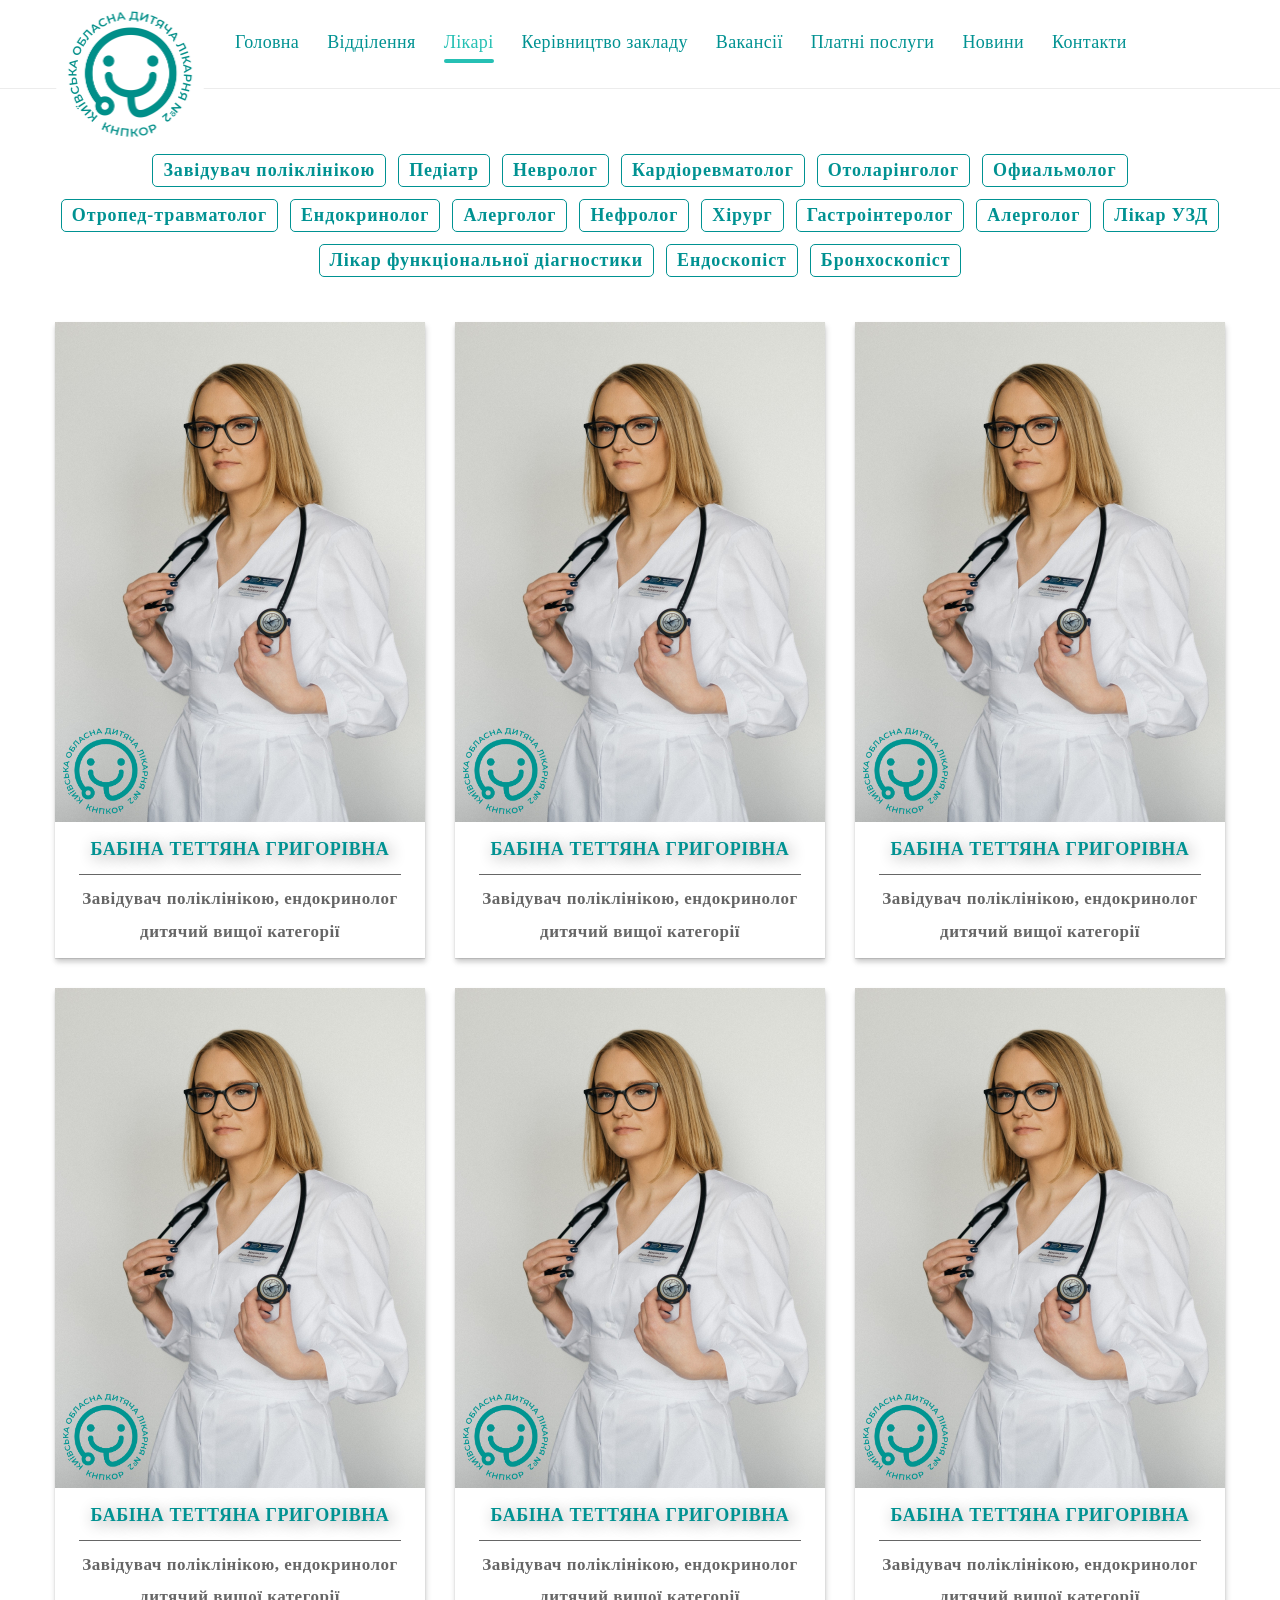
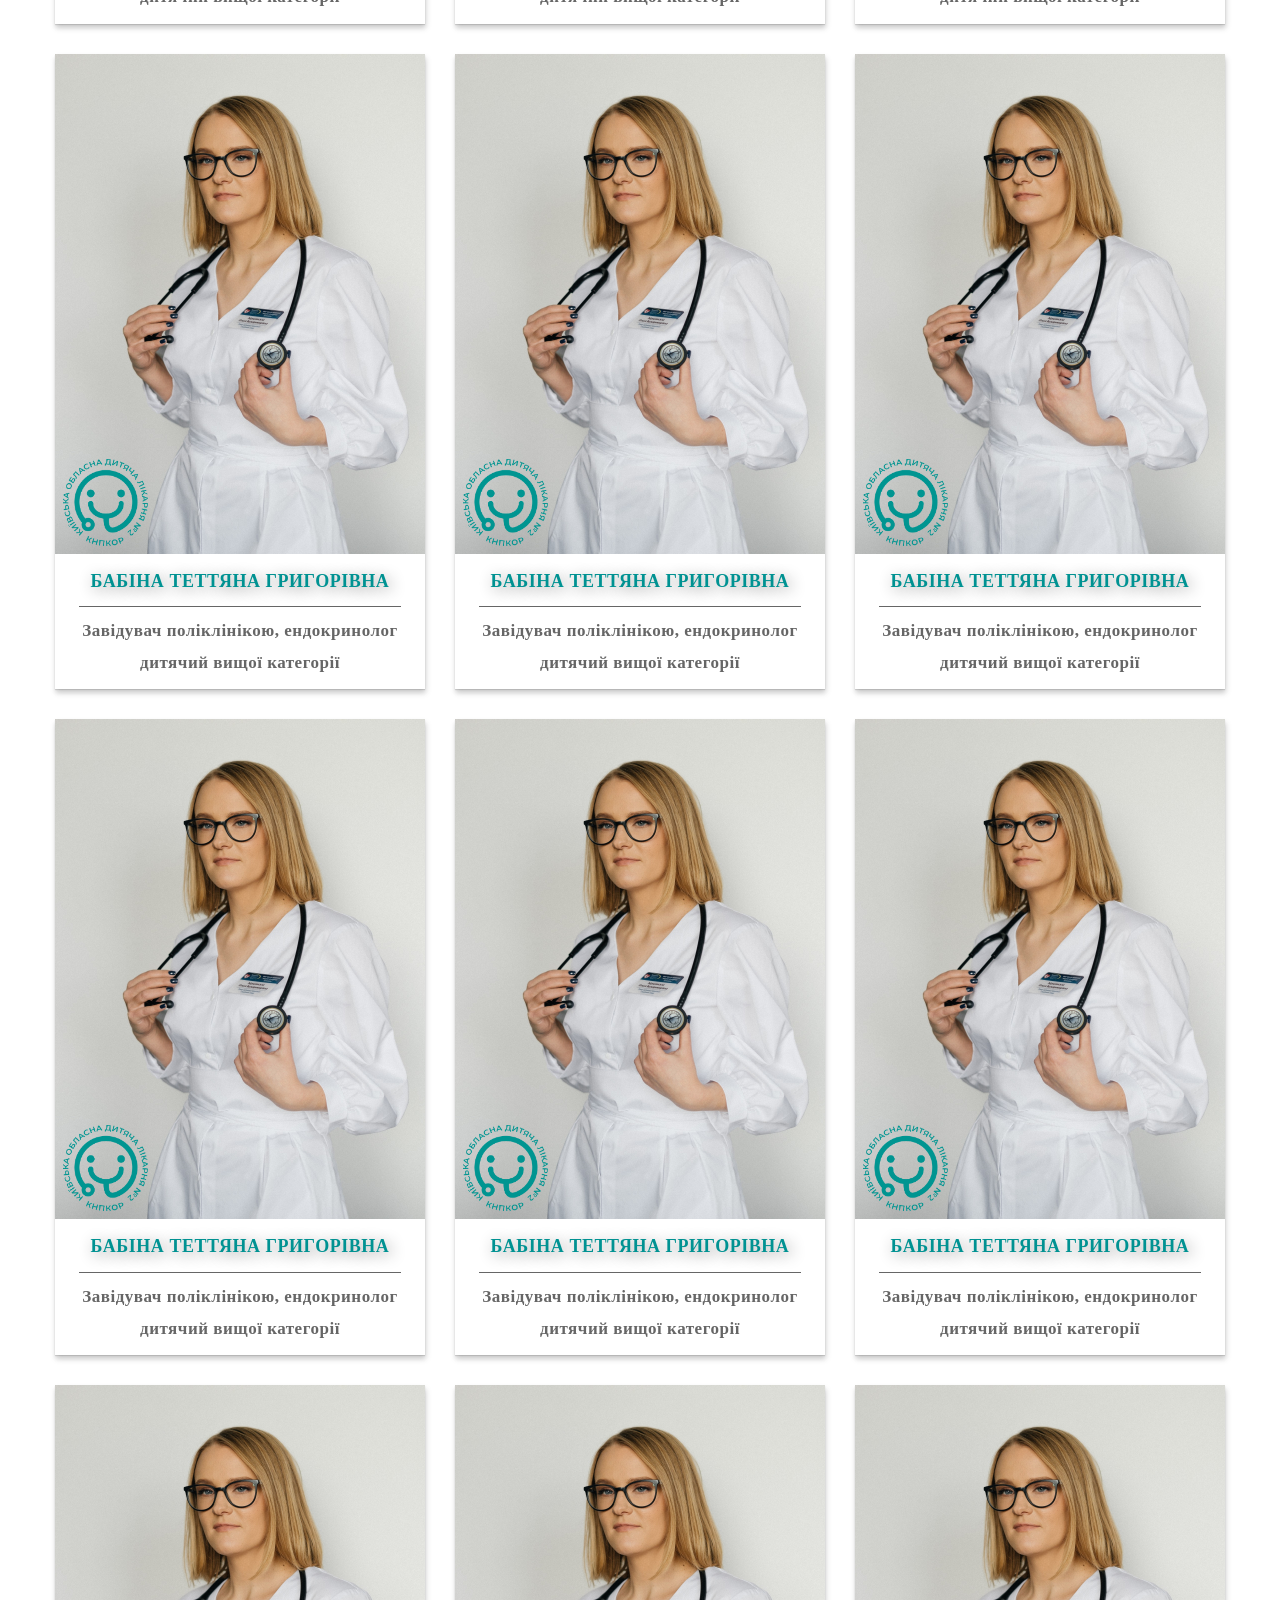
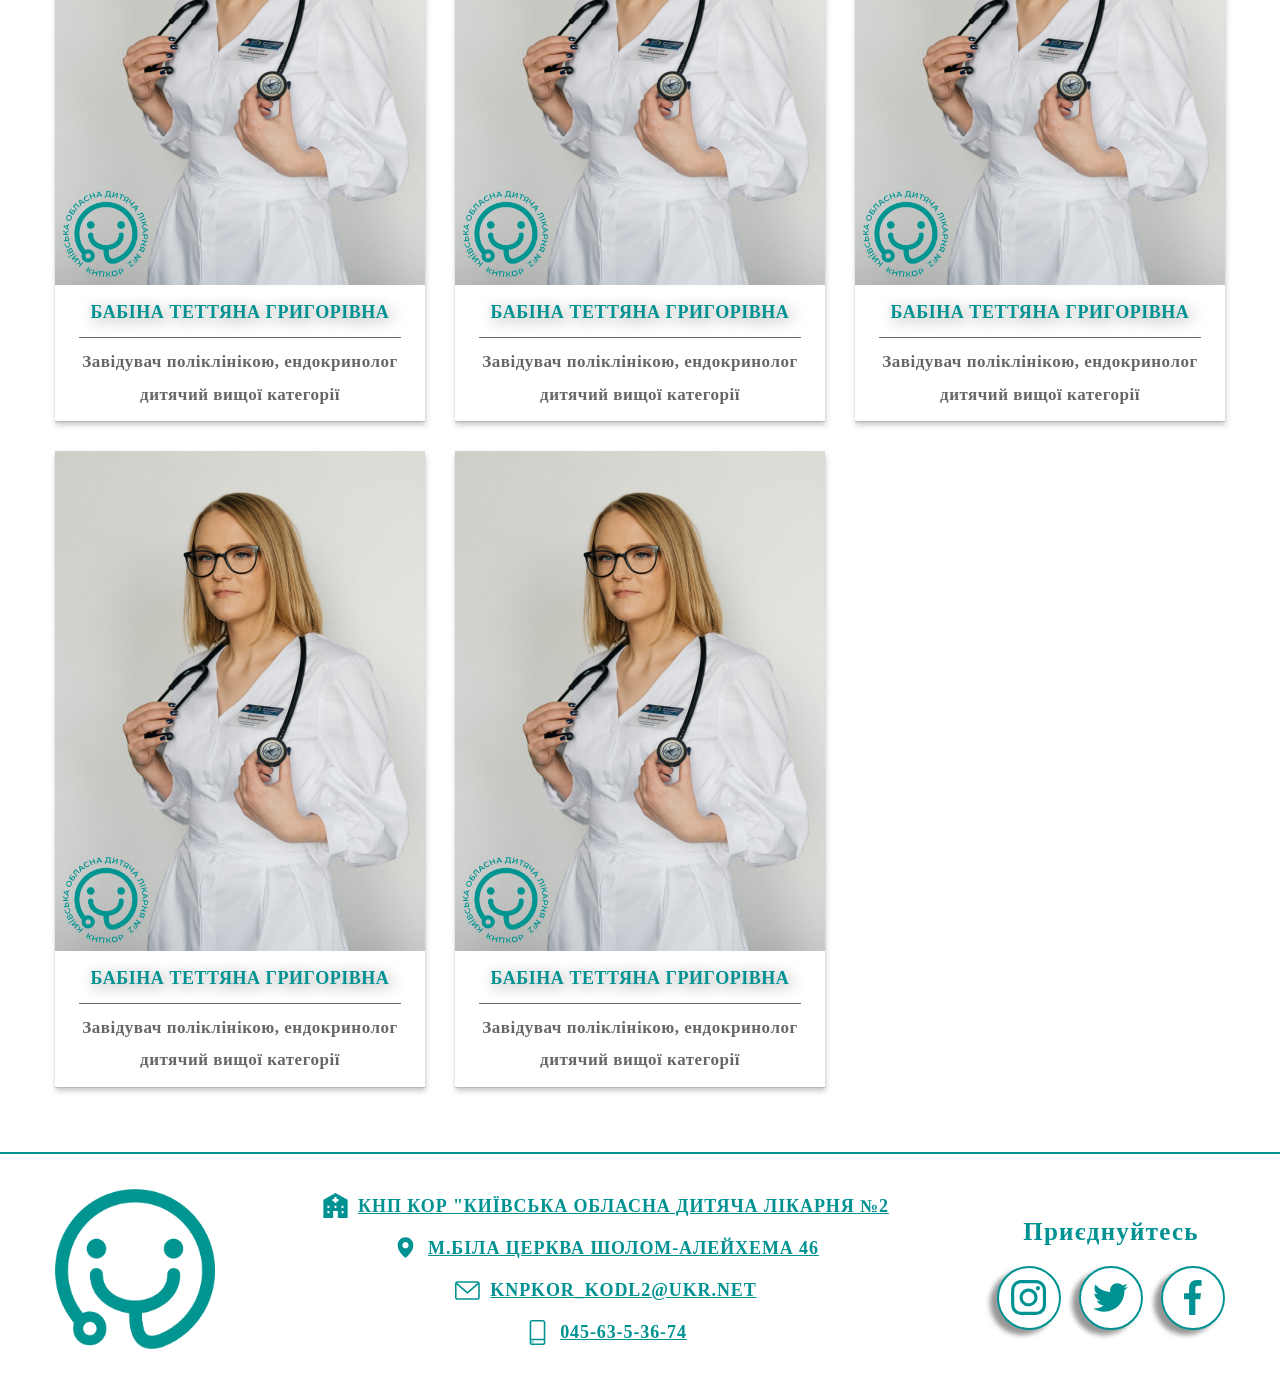
<file: doctors.html>
<!DOCTYPE html>
<html lang="uk">

<head>
    <meta charset="UTF-8" />
    <meta http-equiv="X-UA-Compatible" content="IE=edge" />
    <meta name="viewport" content="width=device-width, initial-scale=1.0" />
    <link rel="preconnect" href="https://fonts.googleapis.com" />
    <link rel="preconnect" href="https://fonts.gstatic.com" crossorigin />
    <link rel="icon" href="./images/logo-min.png">
    <link
        href="https://fonts.googleapis.com/css2?family=Raleway:wght@700&family=Roboto:wght@400;500;700;900&display=swap"
        rel="stylesheet" />
    <link rel="preconnect" href="https://fonts.googleapis.com">
    <link rel="preconnect" href="https://fonts.gstatic.com" crossorigin>
    <link
        href="https://fonts.googleapis.com/css2?family=Alegreya:ital,wght@1,400;1,600&family=Borel&family=Lobster&family=Neucha&family=Old+Standard+TT:wght@700&family=Preahvihear&display=swap"
        rel="stylesheet">
    <link rel="preconnect" href="https://fonts.googleapis.com">
    <link rel="preconnect" href="https://fonts.gstatic.com" crossorigin>

    <link rel="preconnect" href="https://fonts.gstatic.com" crossorigin>
    <link href="https://fonts.googleapis.com/css2?family=Lobster&display=swap" rel="stylesheet">
    <title>Київська обласна дитяча лікарня №2</title>
    <link rel="stylesheet"
        href="https://cdnjs.cloudflare.com/ajax/libs/modern-normalize/1.1.0/modern-normalize.min.css" />
    <link rel="stylesheet" href="https://cdn.jsdelivr.net/npm/swiper@8/swiper-bundle.min.css">
    <link rel="stylesheet" href="./css/main.css" />


</head>


<body>
    <!-- ШАПКА -->
    <header class="header">
        <div class=" header__container container">
            <div class="header__logo-wrap">

                <img src="./images/logo.png" alt="logo" class=" header__logo--img">

            </div>

            <button type="button" class="header__button">
                <svg width="40" height="40" class="header__icon js-open-menu" aria-expanded="false">
                    <use href="./images/icon.svg#menu"></use>
                </svg>
                <svg width="40" height="40" class="header__icon js-close-menu">
                    <use href="./images/icon.svg#cross"></use>
                </svg>




            </button>
            <div class="header__burger js-menu-container">
                <nav class="nav">
                    <ul class="nav__list list">
                        <li class="nav__item">
                            <a href="./index.html" class="nav__link link">Головна</a>
                        </li>

                        </li>
                        <li class="nav__item">
                            <a href="./departments.html" class="nav__link link">Відділення</a>
                        </li>


                        <li class="nav__item">
                            <a href="./paidService.html" class="nav__link link nav__link--current">Лікарі</a>
                        </li>


                        <li class="nav__item">
                            <a href="./management.html" class="nav__link link">Керівництво закладу</a>
                        </li>

                        <li class="nav__item">
                            <a href="./vacancies.html" class="nav__link link">Вакансії</a>
                        </li>

                        <li class="nav__item">
                            <a href="./paidService.html" class="nav__link link">Платні послуги</a>
                        </li>

                        <li class="nav__item">
                            <a href="./vacancies.html" class="nav__link link">Новини</a>
                        </li>

                        <li class="nav__item">
                            <a href="./contants.html" class="nav__link link">Контакти</a>
                        </li>
                        </li>
                        </li>







                    </ul>
                </nav>
                <!-- <ul class="contacts-header list">

          <li class="contacts-header__item">
            <a href="tel:+380961111111" class="contacts-header__link link">
              <svg class="contacts-header__icon" width="10" height="16">
                <use href="./images/icon.svg#icon-smartphone"></use>
              </svg>
              045-63-5-36-74</a>
          </li>
          <li class="contacts-header__item">
            <a href="mailto:info@devstudio.com" class="contacts-header__link link">
              <svg class="contacts-header__icon" width="16" height="12">
                <use href="./images/icon.svg#icon-envelope"></use>
              </svg>
              knpkor_kodl2@ukr.net</a>
          </li>
        </ul> -->
                <ul class="social-burger list">

                    <li class="social-burger__item">
                        <svg width="10px" height="10px">
                            <use href="./images/icon.svg#icon-instagram" style="fill: #757575"></use>
                        </svg>
                        <a href="" class="social-burger__link link">Instagram</a>
                    </li>
                    <li class="social-burger__item">
                        <svg width="10px" height="10px">
                            <use href="./images/icon.svg#icon-twitter" style="fill: #757575"></use>
                        </svg>
                        <a href="" class="social-burger__link link">Twitter</a>
                    </li>
                    <li class="social-burger__item">
                        <svg width="10px" height="10px">
                            <use href="./images/icon.svg#icon-facebook" style="fill: #757575"></use>
                        </svg>
                        <a href="" class="social-burger__link link">Facebook</a>
                    </li>

                </ul>
            </div>


        </div>
    </header>


    <main class="main">

        <div class="container">

            <div class="buttons">
                <ul class="menu list">
                    <li class="menu__item">
                        <button class="menu__button" type="button">Завідувач поліклінікою</button>
                    </li>
                    <li class="menu__item">
                        <button class="menu__button" type="button">Педіатр</button>
                    </li>
                    <li class="menu__item">
                        <button class="menu__button" type="button">Невролог</button>
                    </li>
                    <li class="menu__item">
                        <button class="menu__button" type="button">Кардіоревматолог</button>
                    </li>
                    <li class="menu__item">
                        <button class="menu__button" type="button">Отоларінголог</button>
                    </li>
                    <li class="menu__item">
                        <button class="menu__button" type="button">Офиальмолог</button>
                    </li>
                    <li class="menu__item">
                        <button class="menu__button" type="button">Отропед-травматолог</button>
                    </li>
                    <li class="menu__item">
                        <button class="menu__button" type="button">Ендокринолог</button>
                    </li>
                    <li class="menu__item">
                        <button class="menu__button" type="button">Алерголог</button>
                    </li>
                    <li class="menu__item">
                        <button class="menu__button" type="button">Нефролог</button>
                    </li>
                    <li class="menu__item">
                        <button class="menu__button" type="button">Хірург</button>
                    </li>
                    <li class="menu__item">
                        <button class="menu__button" type="button">Гастроінтеролог</button>
                    </li>
                    <li class="menu__item">
                        <button class="menu__button" type="button">Алерголог</button>
                    </li>
                    <li class="menu__item">
                        <button class="menu__button" type="button">Лікар УЗД</button>
                    </li>
                    <li class="menu__item">
                        <button class="menu__button" type="button">Лікар функціональної діагностики</button>
                    </li>
                    <li class="menu__item">
                        <button class="menu__button" type="button">Ендоскопіст</button>
                    </li>
                    <li class="menu__item">
                        <button class="menu__button" type="button">Бронхоскопіст</button>
                    </li>

                </ul>
            </div>






            <ul class="gallery list">
                <li class="gallery__item">
                    <div class="gallery__img-wrap">

                        <img class="gallery__img" src="./images/doctor-test.jpg" alt="Технокряк" />

                        <img class="gallery__logo" src="./images/logoPNG.png" alt="logo">
                    </div>

                    <div class="gallery__tab">
                        <h2 class="gallery__tab--name">Бабіна Теттяна Григорівна</h2>
                        <p class="gallery__tab--specifical">Завідувач поліклінікою, ендокринолог дитячий вищої категорії
                        </p>
                    </div>
                </li>

                <li class="gallery__item">
                    <div class="gallery__img-wrap">

                        <img class="gallery__img" src="./images/doctor-test.jpg" alt="Технокряк" />

                        <img class="gallery__logo" src="./images/logoPNG.png" alt="logo">
                    </div>

                    <div class="gallery__tab">
                        <h2 class="gallery__tab--name">Бабіна Теттяна Григорівна</h2>
                        <p class="gallery__tab--specifical">Завідувач поліклінікою, ендокринолог дитячий вищої категорії
                        </p>
                    </div>
                </li>

                <li class="gallery__item">
                    <div class="gallery__img-wrap">

                        <img class="gallery__img" src="./images/doctor-test.jpg" alt="Технокряк" />

                        <img class="gallery__logo" src="./images/logoPNG.png" alt="logo">
                    </div>

                    <div class="gallery__tab">
                        <h2 class="gallery__tab--name">Бабіна Теттяна Григорівна</h2>
                        <p class="gallery__tab--specifical">Завідувач поліклінікою, ендокринолог дитячий вищої категорії
                        </p>
                    </div>
                </li>

                <li class="gallery__item">
                    <div class="gallery__img-wrap">

                        <img class="gallery__img" src="./images/doctor-test.jpg" alt="Технокряк" />

                        <img class="gallery__logo" src="./images/logoPNG.png" alt="logo">
                    </div>

                    <div class="gallery__tab">
                        <h2 class="gallery__tab--name">Бабіна Теттяна Григорівна</h2>
                        <p class="gallery__tab--specifical">Завідувач поліклінікою, ендокринолог дитячий вищої категорії
                        </p>
                    </div>
                </li>

                <li class="gallery__item">
                    <div class="gallery__img-wrap">

                        <img class="gallery__img" src="./images/doctor-test.jpg" alt="Технокряк" />

                        <img class="gallery__logo" src="./images/logoPNG.png" alt="logo">
                    </div>

                    <div class="gallery__tab">
                        <h2 class="gallery__tab--name">Бабіна Теттяна Григорівна</h2>
                        <p class="gallery__tab--specifical">Завідувач поліклінікою, ендокринолог дитячий вищої категорії
                        </p>
                    </div>
                </li>

                <li class="gallery__item">
                    <div class="gallery__img-wrap">

                        <img class="gallery__img" src="./images/doctor-test.jpg" alt="Технокряк" />

                        <img class="gallery__logo" src="./images/logoPNG.png" alt="logo">
                    </div>

                    <div class="gallery__tab">
                        <h2 class="gallery__tab--name">Бабіна Теттяна Григорівна</h2>
                        <p class="gallery__tab--specifical">Завідувач поліклінікою, ендокринолог дитячий вищої категорії
                        </p>
                    </div>
                </li>

                <li class="gallery__item">
                    <div class="gallery__img-wrap">

                        <img class="gallery__img" src="./images/doctor-test.jpg" alt="Технокряк" />

                        <img class="gallery__logo" src="./images/logoPNG.png" alt="logo">
                    </div>

                    <div class="gallery__tab">
                        <h2 class="gallery__tab--name">Бабіна Теттяна Григорівна</h2>
                        <p class="gallery__tab--specifical">Завідувач поліклінікою, ендокринолог дитячий вищої категорії
                        </p>
                    </div>
                </li>

                <li class="gallery__item">
                    <div class="gallery__img-wrap">

                        <img class="gallery__img" src="./images/doctor-test.jpg" alt="Технокряк" />

                        <img class="gallery__logo" src="./images/logoPNG.png" alt="logo">
                    </div>

                    <div class="gallery__tab">
                        <h2 class="gallery__tab--name">Бабіна Теттяна Григорівна</h2>
                        <p class="gallery__tab--specifical">Завідувач поліклінікою, ендокринолог дитячий вищої категорії
                        </p>
                    </div>
                </li>

                <li class="gallery__item">
                    <div class="gallery__img-wrap">

                        <img class="gallery__img" src="./images/doctor-test.jpg" alt="Технокряк" />

                        <img class="gallery__logo" src="./images/logoPNG.png" alt="logo">
                    </div>

                    <div class="gallery__tab">
                        <h2 class="gallery__tab--name">Бабіна Теттяна Григорівна</h2>
                        <p class="gallery__tab--specifical">Завідувач поліклінікою, ендокринолог дитячий вищої категорії
                        </p>
                    </div>
                </li>

                <li class="gallery__item">
                    <div class="gallery__img-wrap">

                        <img class="gallery__img" src="./images/doctor-test.jpg" alt="Технокряк" />

                        <img class="gallery__logo" src="./images/logoPNG.png" alt="logo">
                    </div>

                    <div class="gallery__tab">
                        <h2 class="gallery__tab--name">Бабіна Теттяна Григорівна</h2>
                        <p class="gallery__tab--specifical">Завідувач поліклінікою, ендокринолог дитячий вищої категорії
                        </p>
                    </div>
                </li>

                <li class="gallery__item">
                    <div class="gallery__img-wrap">

                        <img class="gallery__img" src="./images/doctor-test.jpg" alt="Технокряк" />

                        <img class="gallery__logo" src="./images/logoPNG.png" alt="logo">
                    </div>

                    <div class="gallery__tab">
                        <h2 class="gallery__tab--name">Бабіна Теттяна Григорівна</h2>
                        <p class="gallery__tab--specifical">Завідувач поліклінікою, ендокринолог дитячий вищої категорії
                        </p>
                    </div>
                </li>

                <li class="gallery__item">
                    <div class="gallery__img-wrap">

                        <img class="gallery__img" src="./images/doctor-test.jpg" alt="Технокряк" />

                        <img class="gallery__logo" src="./images/logoPNG.png" alt="logo">
                    </div>

                    <div class="gallery__tab">
                        <h2 class="gallery__tab--name">Бабіна Теттяна Григорівна</h2>
                        <p class="gallery__tab--specifical">Завідувач поліклінікою, ендокринолог дитячий вищої категорії
                        </p>
                    </div>
                </li>

                <li class="gallery__item">
                    <div class="gallery__img-wrap">

                        <img class="gallery__img" src="./images/doctor-test.jpg" alt="Технокряк" />

                        <img class="gallery__logo" src="./images/logoPNG.png" alt="logo">
                    </div>

                    <div class="gallery__tab">
                        <h2 class="gallery__tab--name">Бабіна Теттяна Григорівна</h2>
                        <p class="gallery__tab--specifical">Завідувач поліклінікою, ендокринолог дитячий вищої категорії
                        </p>
                    </div>
                </li>

                <li class="gallery__item">
                    <div class="gallery__img-wrap">

                        <img class="gallery__img" src="./images/doctor-test.jpg" alt="Технокряк" />

                        <img class="gallery__logo" src="./images/logoPNG.png" alt="logo">
                    </div>

                    <div class="gallery__tab">
                        <h2 class="gallery__tab--name">Бабіна Теттяна Григорівна</h2>
                        <p class="gallery__tab--specifical">Завідувач поліклінікою, ендокринолог дитячий вищої категорії
                        </p>
                    </div>
                </li>

                <li class="gallery__item">
                    <div class="gallery__img-wrap">

                        <img class="gallery__img" src="./images/doctor-test.jpg" alt="Технокряк" />

                        <img class="gallery__logo" src="./images/logoPNG.png" alt="logo">
                    </div>

                    <div class="gallery__tab">
                        <h2 class="gallery__tab--name">Бабіна Теттяна Григорівна</h2>
                        <p class="gallery__tab--specifical">Завідувач поліклінікою, ендокринолог дитячий вищої категорії
                        </p>
                    </div>
                </li>


                <li class="gallery__item">
                    <div class="gallery__img-wrap">

                        <img class="gallery__img" src="./images/doctor-test.jpg" alt="Технокряк" />

                        <img class="gallery__logo" src="./images/logoPNG.png" alt="logo">
                    </div>

                    <div class="gallery__tab">
                        <h2 class="gallery__tab--name">Бабіна Теттяна Григорівна</h2>
                        <p class="gallery__tab--specifical">Завідувач поліклінікою, ендокринолог дитячий вищої категорії
                        </p>
                    </div>
                </li>


                <li class="gallery__item">
                    <div class="gallery__img-wrap">

                        <img class="gallery__img" src="./images/doctor-test.jpg" alt="Технокряк" />

                        <img class="gallery__logo" src="./images/logoPNG.png" alt="logo">
                    </div>

                    <div class="gallery__tab">
                        <h2 class="gallery__tab--name">Бабіна Теттяна Григорівна</h2>
                        <p class="gallery__tab--specifical">Завідувач поліклінікою, ендокринолог дитячий вищої категорії
                        </p>
                    </div>
                </li>

        </div>

        </section>



    </main>



    <footer class="footer">
        <div class="container">
            <div class="footer__wrap">
                <!-- a.footer__logo -->
                <div class="footer__logo">
                    <a class="" href="#">
                        <img class="footer__logo-img" src="./images/logo-min.png" alt="logo">
                    </a>
                </div>

                <div class="footer__location">
                    <div class="footer__address">
                        <!-- <h3 class="footer__title">Контакти:</h3> -->
                        <ul class="footer__address-list">
                            <li class="footer__address-item">
                                <a href="#" class="footer__address-link">
                                    <svg class="footer__address-icon" id="svg" width="20px" height="20px">
                                        <use href="./images/icon.svg#icon-medecine-centre"></use>
                                    </svg>
                                    КНП КОР "Київська обласна дитяча лікарня №2
                                </a>
                            </li>
                            <li class="footer__address-item">
                                <a href="https://www.google.com.ua/maps/place/%D0%B2%D1%83%D0%BB%D0%B8%D1%86%D1%8F+%D0%A8%D0%BE%D0%BB%D0%BE%D0%BC-%D0%90%D0%BB%D0%B5%D0%B9%D1%85%D0%B5%D0%BC%D0%B0,+46,+%D0%91%D1%96%D0%BB%D0%B0+%D0%A6%D0%B5%D1%80%D0%BA%D0%B2%D0%90,+%D0%9A%D0%B8%D1%97%D0%B2%D1%81%D1%8C%D0%BA%D0%B0+%D0%BE%D0%B1%D0%BB.,+09100/@49.7907432,30.1237776,17z/data=!3m1!4b1!4m5!3m4!1s0x40d342033c4cab13:0xe44612821b60b0a3!8m2!3d49.7907398!4d30.1263525?entry=ttu"
                                    target="_blank" class="footer__address-link">
                                    <svg class="footer__address-icon" id="svg" width="20px" height="20px">
                                        <use href="./images/icon.svg#icon-location"></use>
                                    </svg>
                                    м.Біла Церква Шолом-Алейхема 46
                                </a>
                            </li>

                            <li class="footer__address-item">
                                <a href="mailto:knpkor_kodl2@ukr.net" class="footer__address-link">
                                    <svg class="footer__address-icon" width="20" height="16">
                                        <use href="./images/icon.svg#icon-envelope"></use>
                                    </svg>knpkor_kodl2@ukr.net</a>
                            </li>



                            <li class="footer__address-item">
                                <a href="tel:+380456353674" class="footer__address-link">
                                    <svg class="footer__address-icon" width="21.5" height="20">
                                        <use href="./images/icon.svg#icon-smartphone"></use>
                                    </svg>045-63-5-36-74</a>
                            </li>
                        </ul>
                    </div>
                </div>

                <div class="footer__socials">

                    <h3 class="footer__social-title">Приєднуйтесь</h3>


                    <ul class="footer__social-list">
                        <li class="footer__social-item">
                            <a class="footer__social-link" href="">
                                <svg class="footer__social-icon" id="svg" width="20px" height="20px">
                                    <use href="./images/icon.svg#icon-instagram"></use>
                                </svg>
                            </a>
                        </li>

                        <li class="footer__social-item">
                            <a class="footer__social-link" href="">
                                <svg class="footer__social-icon" id="svg" width="20px" height="20px">
                                    <use href="./images/icon.svg#icon-twitter"></use>
                                </svg>
                            </a>
                        </li>

                        <li class="footer__social-item">
                            <a class="footer__social-link" href="">
                                <svg class="footer__social-icon" id="svg" width="20px" height="20px">
                                    <use href="./images/icon.svg#icon-facebook"></use>
                                </svg>
                            </a>
                        </li>
                    </ul>
                </div>



            </div>
    </footer>


    <script src="./js/menu.js" type="module"></script>
</body>

</html>
</file>
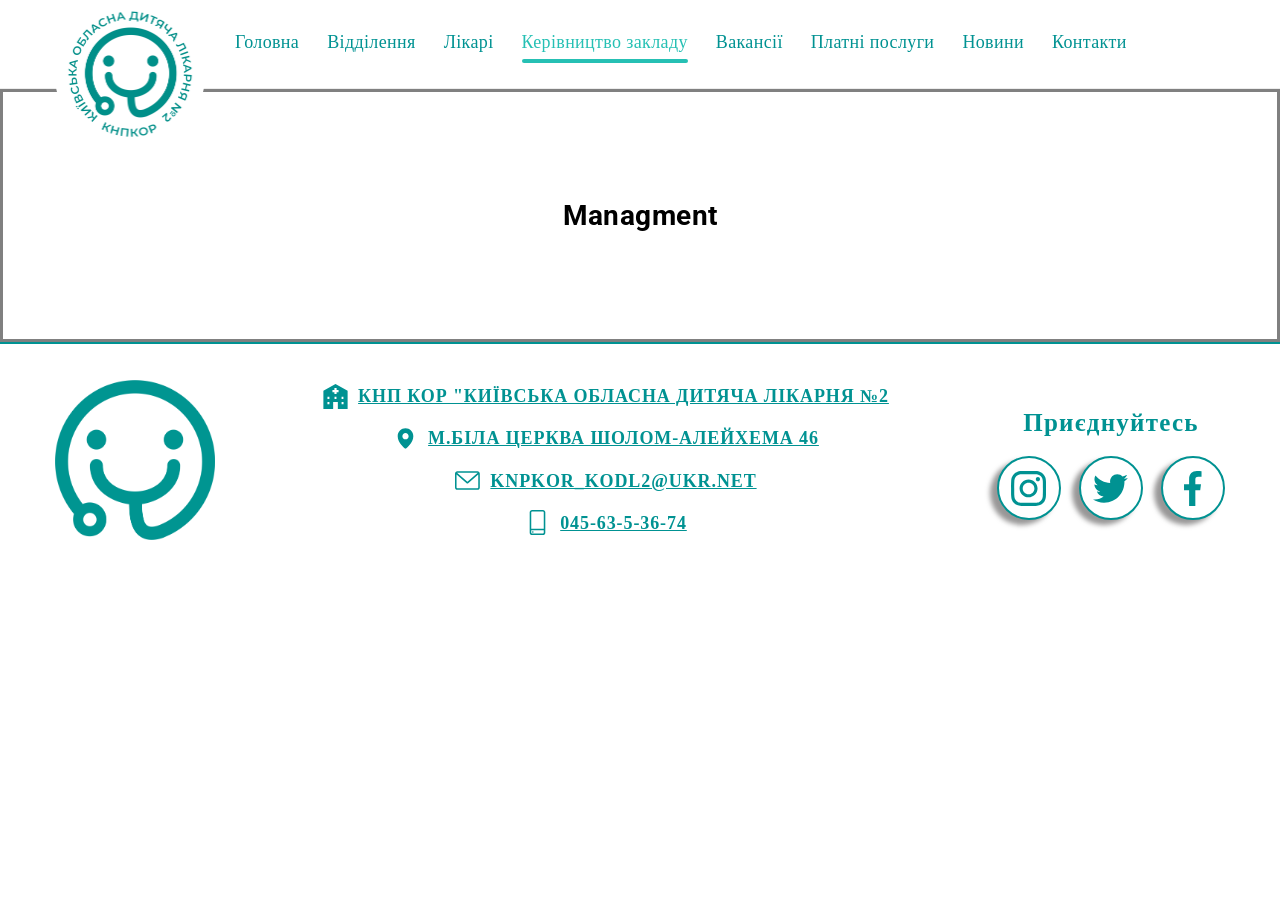
<file: management.html>
<!DOCTYPE html>
<html lang="uk">

<head>
    <meta charset="UTF-8" />
    <meta http-equiv="X-UA-Compatible" content="IE=edge" />
    <meta name="viewport" content="width=device-width, initial-scale=1.0" />
    <link rel="preconnect" href="https://fonts.googleapis.com" />
    <link rel="preconnect" href="https://fonts.gstatic.com" crossorigin />
    <link rel="icon" href="./images/logo-min.png">
    <link
        href="https://fonts.googleapis.com/css2?family=Raleway:wght@700&family=Roboto:wght@400;500;700;900&display=swap"
        rel="stylesheet" />
    <link rel="preconnect" href="https://fonts.googleapis.com">
    <link rel="preconnect" href="https://fonts.gstatic.com" crossorigin>
    <link
        href="https://fonts.googleapis.com/css2?family=Alegreya:ital,wght@1,400;1,600&family=Borel&family=Lobster&family=Neucha&family=Old+Standard+TT:wght@700&family=Preahvihear&display=swap"
        rel="stylesheet">
    <link rel="preconnect" href="https://fonts.googleapis.com">
    <link rel="preconnect" href="https://fonts.gstatic.com" crossorigin>

    <link rel="preconnect" href="https://fonts.gstatic.com" crossorigin>
    <link href="https://fonts.googleapis.com/css2?family=Lobster&display=swap" rel="stylesheet">
    <title>Київська обласна дитяча лікарня №2</title>
    <link rel="stylesheet"
        href="https://cdnjs.cloudflare.com/ajax/libs/modern-normalize/1.1.0/modern-normalize.min.css" />
    <link rel="stylesheet" href="https://cdn.jsdelivr.net/npm/swiper@8/swiper-bundle.min.css">
    <link rel="stylesheet" href="./css/main.css" />


</head>


<body>
    <!-- ШАПКА -->
    <header class="header">
        <div class=" header__container container">
            <div class="header__logo-wrap">

                <img src="./images/logo.png" alt="logo" class=" header__logo--img">

            </div>

            <button type="button" class="header__button">
                <svg width="40" height="40" class="header__icon js-open-menu" aria-expanded="false">
                    <use href="./images/icon.svg#menu"></use>
                </svg>
                <svg width="40" height="40" class="header__icon js-close-menu">
                    <use href="./images/icon.svg#cross"></use>
                </svg>




            </button>
            <div class="header__burger js-menu-container">
                <nav class="nav">
                    <ul class="nav__list list">
                        <li class="nav__item">
                            <a href="./index.html" class="nav__link link">Головна</a>
                        </li>

                        </li>
                        <li class="nav__item">
                            <a href="./departments.html" class="nav__link link">Відділення</a>
                        </li>


                        <li class="nav__item">
                            <a href="./doctors.html" class="nav__link link ">Лікарі</a>
                        </li>


                        <li class="nav__item">
                            <a href="./management.html" class="nav__link link nav__link--current">Керівництво
                                закладу</a>
                        </li>

                        <li class="nav__item">
                            <a href="./vacancies.html" class="nav__link link">Вакансії</a>
                        </li>

                        <li class="nav__item">
                            <a href="./paidService.html" class="nav__link link">Платні послуги</a>
                        </li>

                        <li class="nav__item">
                            <a href="./vacancies.html" class="nav__link link">Новини</a>
                        </li>

                        <li class="nav__item">
                            <a href="./contants.html" class="nav__link link">Контакти</a>
                        </li>
                        </li>
                        </li>







                    </ul>
                </nav>

                <ul class="social-burger list">

                    <li class="social-burger__item">
                        <svg width="10px" height="10px">
                            <use href="./images/icon.svg#icon-instagram" style="fill: #757575"></use>
                        </svg>
                        <a href="" class="social-burger__link link">Instagram</a>
                    </li>
                    <li class="social-burger__item">
                        <svg width="10px" height="10px">
                            <use href="./images/icon.svg#icon-twitter" style="fill: #757575"></use>
                        </svg>
                        <a href="" class="social-burger__link link">Twitter</a>
                    </li>
                    <li class="social-burger__item">
                        <svg width="10px" height="10px">
                            <use href="./images/icon.svg#icon-facebook" style="fill: #757575"></use>
                        </svg>
                        <a href="" class="social-burger__link link">Facebook</a>
                    </li>

                </ul>
            </div>


        </div>
    </header>

    <!-- головна сторінка -->
    <main>
        <h1 style="text-align: center; padding: 100px; border: 3px solid grey;">Managment</h1>
    </main>



    <!-- Footer -->

    <footer class="footer">
        <div class="container">
            <div class="footer__wrap">
                <!-- a.footer__logo -->
                <div class="footer__logo">
                    <a class="" href="#">
                        <img class="footer__logo-img" src="./images/logo-min.png" alt="logo">
                    </a>
                </div>

                <div class="footer__location">
                    <div class="footer__address">
                        <!-- <h3 class="footer__title">Контакти:</h3> -->
                        <ul class="footer__address-list">
                            <li class="footer__address-item">
                                <a href="#" class="footer__address-link">
                                    <svg class="footer__address-icon" id="svg" width="20px" height="20px">
                                        <use href="./images/icon.svg#icon-medecine-centre"></use>
                                    </svg>
                                    КНП КОР "Київська обласна дитяча лікарня №2
                                </a>
                            </li>
                            <li class="footer__address-item">
                                <a href="https://www.google.com.ua/maps/place/%D0%B2%D1%83%D0%BB%D0%B8%D1%86%D1%8F+%D0%A8%D0%BE%D0%BB%D0%BE%D0%BC-%D0%90%D0%BB%D0%B5%D0%B9%D1%85%D0%B5%D0%BC%D0%B0,+46,+%D0%91%D1%96%D0%BB%D0%B0+%D0%A6%D0%B5%D1%80%D0%BA%D0%B2%D0%90,+%D0%9A%D0%B8%D1%97%D0%B2%D1%81%D1%8C%D0%BA%D0%B0+%D0%BE%D0%B1%D0%BB.,+09100/@49.7907432,30.1237776,17z/data=!3m1!4b1!4m5!3m4!1s0x40d342033c4cab13:0xe44612821b60b0a3!8m2!3d49.7907398!4d30.1263525?entry=ttu"
                                    target="_blank" class="footer__address-link">
                                    <svg class="footer__address-icon" id="svg" width="20px" height="20px">
                                        <use href="./images/icon.svg#icon-location"></use>
                                    </svg>
                                    м.Біла Церква Шолом-Алейхема 46
                                </a>
                            </li>

                            <li class="footer__address-item">
                                <a href="mailto:knpkor_kodl2@ukr.net" class="footer__address-link">
                                    <svg class="footer__address-icon" width="20" height="16">
                                        <use href="./images/icon.svg#icon-envelope"></use>
                                    </svg>knpkor_kodl2@ukr.net</a>
                            </li>



                            <li class="footer__address-item">
                                <a href="tel:+380456353674" class="footer__address-link">
                                    <svg class="footer__address-icon" width="21.5" height="20">
                                        <use href="./images/icon.svg#icon-smartphone"></use>
                                    </svg>045-63-5-36-74</a>
                            </li>
                        </ul>
                    </div>
                </div>

                <div class="footer__socials">

                    <h3 class="footer__social-title">Приєднуйтесь</h3>


                    <ul class="footer__social-list">
                        <li class="footer__social-item">
                            <a class="footer__social-link" href="">
                                <svg class="footer__social-icon" id="svg" width="20px" height="20px">
                                    <use href="./images/icon.svg#icon-instagram"></use>
                                </svg>
                            </a>
                        </li>

                        <li class="footer__social-item">
                            <a class="footer__social-link" href="">
                                <svg class="footer__social-icon" id="svg" width="20px" height="20px">
                                    <use href="./images/icon.svg#icon-twitter"></use>
                                </svg>
                            </a>
                        </li>

                        <li class="footer__social-item">
                            <a class="footer__social-link" href="">
                                <svg class="footer__social-icon" id="svg" width="20px" height="20px">
                                    <use href="./images/icon.svg#icon-facebook"></use>
                                </svg>
                            </a>
                        </li>
                    </ul>
                </div>



            </div>
    </footer>







    <script src="./js/menu.js" type="module"></script>



</body>

</html>
</file>
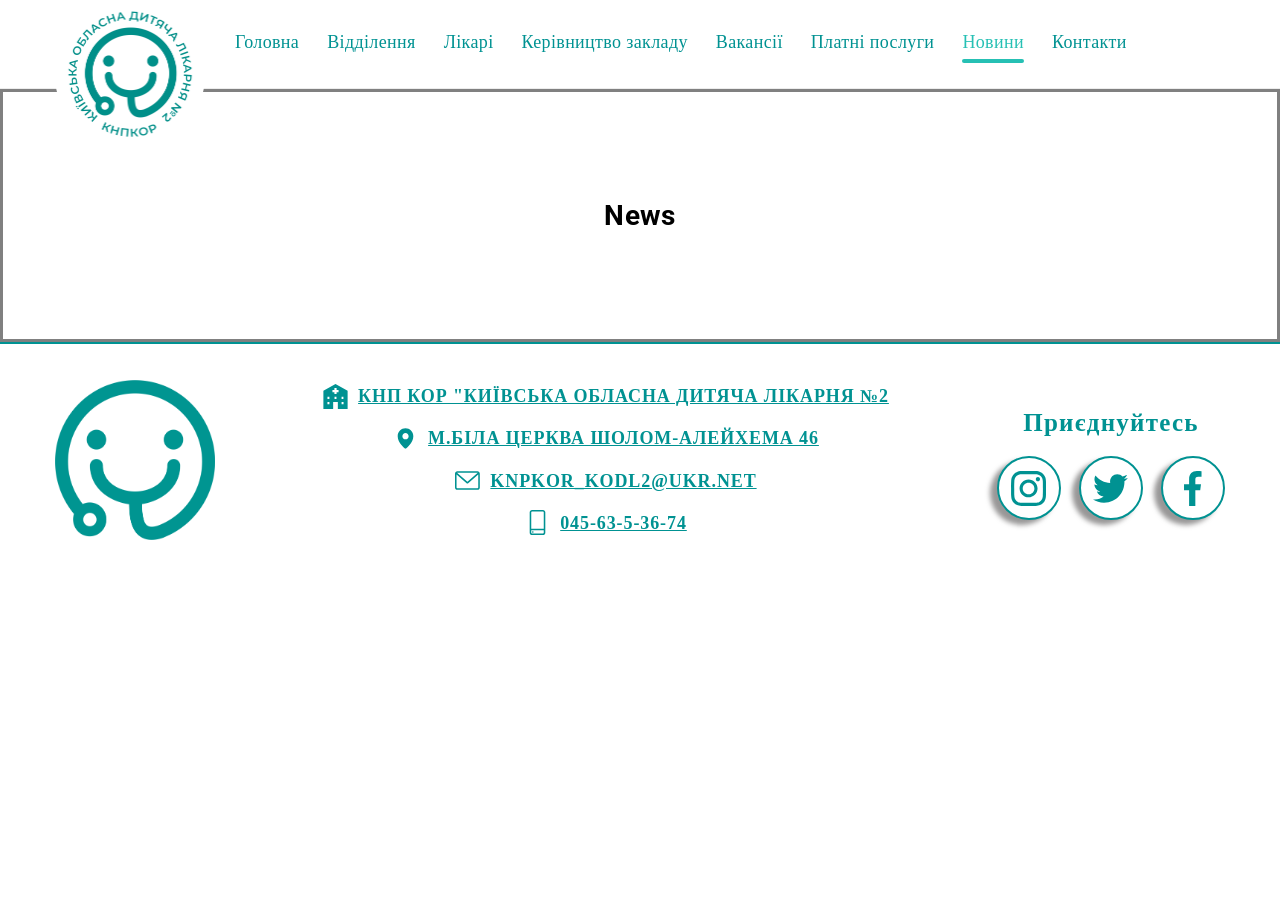
<file: news.html>
<!DOCTYPE html>
<html lang="uk">

<head>
    <meta charset="UTF-8" />
    <meta http-equiv="X-UA-Compatible" content="IE=edge" />
    <meta name="viewport" content="width=device-width, initial-scale=1.0" />
    <link rel="preconnect" href="https://fonts.googleapis.com" />
    <link rel="preconnect" href="https://fonts.gstatic.com" crossorigin />
    <link rel="icon" href="./images/logo-min.png">
    <link
        href="https://fonts.googleapis.com/css2?family=Raleway:wght@700&family=Roboto:wght@400;500;700;900&display=swap"
        rel="stylesheet" />
    <link rel="preconnect" href="https://fonts.googleapis.com">
    <link rel="preconnect" href="https://fonts.gstatic.com" crossorigin>
    <link
        href="https://fonts.googleapis.com/css2?family=Alegreya:ital,wght@1,400;1,600&family=Borel&family=Lobster&family=Neucha&family=Old+Standard+TT:wght@700&family=Preahvihear&display=swap"
        rel="stylesheet">
    <link rel="preconnect" href="https://fonts.googleapis.com">
    <link rel="preconnect" href="https://fonts.gstatic.com" crossorigin>

    <link rel="preconnect" href="https://fonts.gstatic.com" crossorigin>
    <link href="https://fonts.googleapis.com/css2?family=Lobster&display=swap" rel="stylesheet">
    <title>Київська обласна дитяча лікарня №2</title>
    <link rel="stylesheet"
        href="https://cdnjs.cloudflare.com/ajax/libs/modern-normalize/1.1.0/modern-normalize.min.css" />
    <link rel="stylesheet" href="https://cdn.jsdelivr.net/npm/swiper@8/swiper-bundle.min.css">
    <link rel="stylesheet" href="./css/main.css" />


</head>


<body>
    <!-- ШАПКА -->
    <header class="header">
        <div class=" header__container container">
            <div class="header__logo-wrap">

                <img src="./images/logo.png" alt="logo" class=" header__logo--img">

            </div>

            <button type="button" class="header__button">
                <svg width="40" height="40" class="header__icon js-open-menu" aria-expanded="false">
                    <use href="./images/icon.svg#menu"></use>
                </svg>
                <svg width="40" height="40" class="header__icon js-close-menu">
                    <use href="./images/icon.svg#cross"></use>
                </svg>




            </button>
            <div class="header__burger js-menu-container">
                <nav class="nav">
                    <ul class="nav__list list">
                        <li class="nav__item">
                            <a href="./index.html" class="nav__link link">Головна</a>
                        </li>

                        </li>
                        <li class="nav__item">
                            <a href="./departments.html" class="nav__link link">Відділення</a>
                        </li>


                        <li class="nav__item">
                            <a href="./doctors.html" class="nav__link link ">Лікарі</a>
                        </li>


                        <li class="nav__item">
                            <a href="./management.html" class="nav__link link ">Керівництво
                                закладу</a>
                        </li>

                        <li class="nav__item">
                            <a href="./vacancies.html" class="nav__link link ">Вакансії</a>
                        </li>

                        <li class="nav__item">
                            <a href="./paidService.html" class="nav__link link ">Платні послуги</a>
                        </li>

                        <li class="nav__item">
                            <a href="./news.html" class="nav__link link nav__link--current">Новини</a>
                        </li>

                        <li class="nav__item">
                            <a href="./contants.html" class="nav__link link">Контакти</a>
                        </li>
                        </li>
                        </li>







                    </ul>
                </nav>

                <ul class="social-burger list">

                    <li class="social-burger__item">
                        <svg width="10px" height="10px">
                            <use href="./images/icon.svg#icon-instagram" style="fill: #757575"></use>
                        </svg>
                        <a href="" class="social-burger__link link">Instagram</a>
                    </li>
                    <li class="social-burger__item">
                        <svg width="10px" height="10px">
                            <use href="./images/icon.svg#icon-twitter" style="fill: #757575"></use>
                        </svg>
                        <a href="" class="social-burger__link link">Twitter</a>
                    </li>
                    <li class="social-burger__item">
                        <svg width="10px" height="10px">
                            <use href="./images/icon.svg#icon-facebook" style="fill: #757575"></use>
                        </svg>
                        <a href="" class="social-burger__link link">Facebook</a>
                    </li>

                </ul>
            </div>


        </div>
    </header>

    <!-- головна сторінка -->
    <main>
        <h1 style="text-align: center; padding: 100px; border: 3px solid grey;">News</h1>
    </main>



    <!-- Footer -->

    <footer class="footer">
        <div class="container">
            <div class="footer__wrap">
                <!-- a.footer__logo -->
                <div class="footer__logo">
                    <a class="" href="#">
                        <img class="footer__logo-img" src="./images/logo-min.png" alt="logo">
                    </a>
                </div>

                <div class="footer__location">
                    <div class="footer__address">
                        <!-- <h3 class="footer__title">Контакти:</h3> -->
                        <ul class="footer__address-list">
                            <li class="footer__address-item">
                                <a href="#" class="footer__address-link">
                                    <svg class="footer__address-icon" id="svg" width="20px" height="20px">
                                        <use href="./images/icon.svg#icon-medecine-centre"></use>
                                    </svg>
                                    КНП КОР "Київська обласна дитяча лікарня №2
                                </a>
                            </li>
                            <li class="footer__address-item">
                                <a href="https://www.google.com.ua/maps/place/%D0%B2%D1%83%D0%BB%D0%B8%D1%86%D1%8F+%D0%A8%D0%BE%D0%BB%D0%BE%D0%BC-%D0%90%D0%BB%D0%B5%D0%B9%D1%85%D0%B5%D0%BC%D0%B0,+46,+%D0%91%D1%96%D0%BB%D0%B0+%D0%A6%D0%B5%D1%80%D0%BA%D0%B2%D0%90,+%D0%9A%D0%B8%D1%97%D0%B2%D1%81%D1%8C%D0%BA%D0%B0+%D0%BE%D0%B1%D0%BB.,+09100/@49.7907432,30.1237776,17z/data=!3m1!4b1!4m5!3m4!1s0x40d342033c4cab13:0xe44612821b60b0a3!8m2!3d49.7907398!4d30.1263525?entry=ttu"
                                    target="_blank" class="footer__address-link">
                                    <svg class="footer__address-icon" id="svg" width="20px" height="20px">
                                        <use href="./images/icon.svg#icon-location"></use>
                                    </svg>
                                    м.Біла Церква Шолом-Алейхема 46
                                </a>
                            </li>

                            <li class="footer__address-item">
                                <a href="mailto:knpkor_kodl2@ukr.net" class="footer__address-link">
                                    <svg class="footer__address-icon" width="20" height="16">
                                        <use href="./images/icon.svg#icon-envelope"></use>
                                    </svg>knpkor_kodl2@ukr.net</a>
                            </li>



                            <li class="footer__address-item">
                                <a href="tel:+380456353674" class="footer__address-link">
                                    <svg class="footer__address-icon" width="21.5" height="20">
                                        <use href="./images/icon.svg#icon-smartphone"></use>
                                    </svg>045-63-5-36-74</a>
                            </li>
                        </ul>
                    </div>
                </div>

                <div class="footer__socials">

                    <h3 class="footer__social-title">Приєднуйтесь</h3>


                    <ul class="footer__social-list">
                        <li class="footer__social-item">
                            <a class="footer__social-link" href="">
                                <svg class="footer__social-icon" id="svg" width="20px" height="20px">
                                    <use href="./images/icon.svg#icon-instagram"></use>
                                </svg>
                            </a>
                        </li>

                        <li class="footer__social-item">
                            <a class="footer__social-link" href="">
                                <svg class="footer__social-icon" id="svg" width="20px" height="20px">
                                    <use href="./images/icon.svg#icon-twitter"></use>
                                </svg>
                            </a>
                        </li>

                        <li class="footer__social-item">
                            <a class="footer__social-link" href="">
                                <svg class="footer__social-icon" id="svg" width="20px" height="20px">
                                    <use href="./images/icon.svg#icon-facebook"></use>
                                </svg>
                            </a>
                        </li>
                    </ul>
                </div>



            </div>
    </footer>







    <script src="./js/menu.js" type="module"></script>





</body>

</html>
</file>
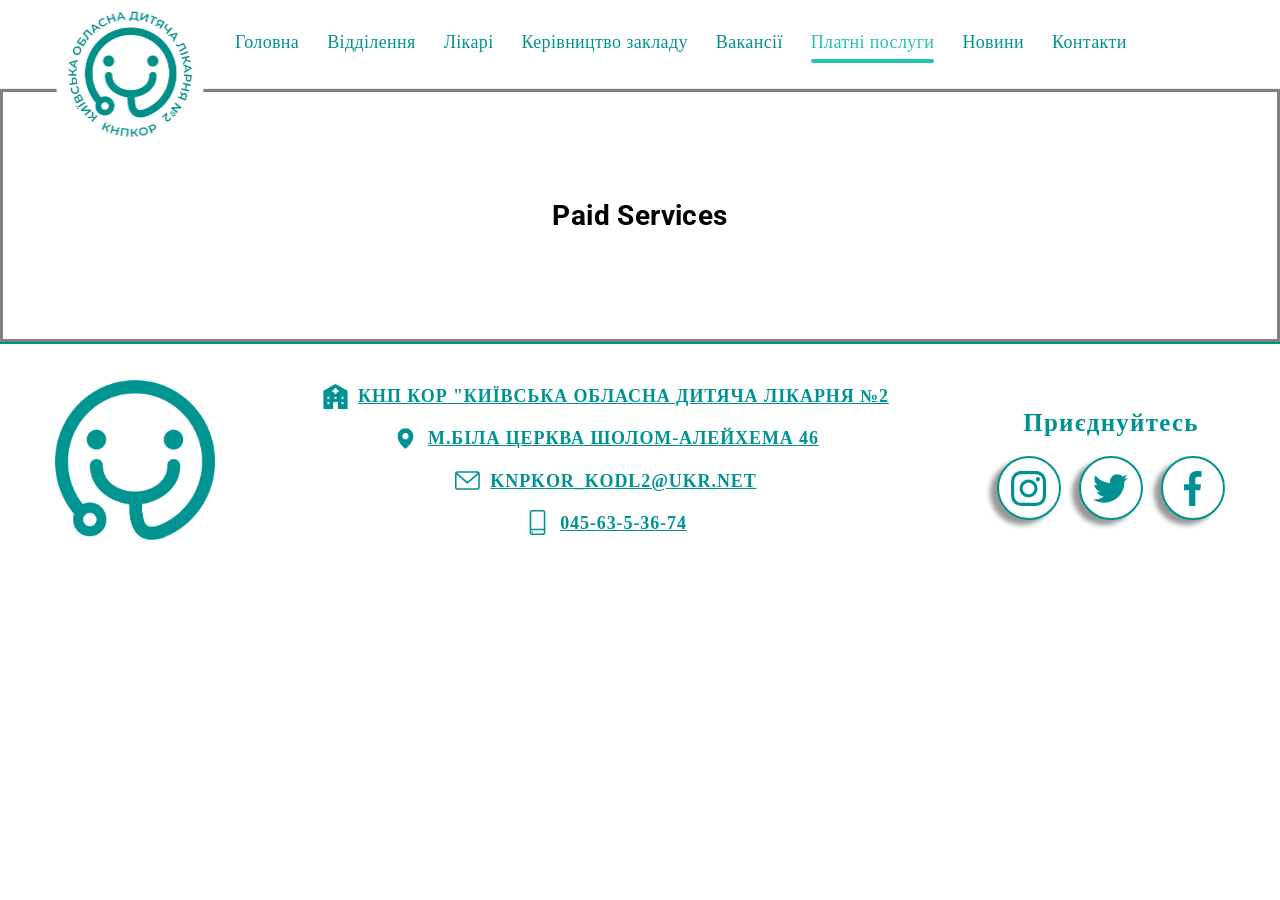
<file: paidService.html>
<!DOCTYPE html>
<html lang="uk">

<head>
  <meta charset="UTF-8" />
  <meta http-equiv="X-UA-Compatible" content="IE=edge" />
  <meta name="viewport" content="width=device-width, initial-scale=1.0" />
  <link rel="preconnect" href="https://fonts.googleapis.com" />
  <link rel="preconnect" href="https://fonts.gstatic.com" crossorigin />
  <link rel="icon" href="./images/logo-min.png">
  <link href="https://fonts.googleapis.com/css2?family=Raleway:wght@700&family=Roboto:wght@400;500;700;900&display=swap"
    rel="stylesheet" />
  <link rel="preconnect" href="https://fonts.googleapis.com">
  <link rel="preconnect" href="https://fonts.gstatic.com" crossorigin>
  <link
    href="https://fonts.googleapis.com/css2?family=Alegreya:ital,wght@1,400;1,600&family=Borel&family=Lobster&family=Neucha&family=Old+Standard+TT:wght@700&family=Preahvihear&display=swap"
    rel="stylesheet">
  <link rel="preconnect" href="https://fonts.googleapis.com">
  <link rel="preconnect" href="https://fonts.gstatic.com" crossorigin>

  <link rel="preconnect" href="https://fonts.gstatic.com" crossorigin>
  <link href="https://fonts.googleapis.com/css2?family=Lobster&display=swap" rel="stylesheet">
  <title>Київська обласна дитяча лікарня №2</title>
  <link rel="stylesheet"
    href="https://cdnjs.cloudflare.com/ajax/libs/modern-normalize/1.1.0/modern-normalize.min.css" />
  <link rel="stylesheet" href="https://cdn.jsdelivr.net/npm/swiper@8/swiper-bundle.min.css">
  <link rel="stylesheet" href="./css/main.css" />


</head>


<body>
  <!-- ШАПКА -->
  <header class="header">
    <div class=" header__container container">
      <div class="header__logo-wrap">

        <img src="./images/logo.png" alt="logo" class=" header__logo--img">

      </div>

      <button type="button" class="header__button">
        <svg width="40" height="40" class="header__icon js-open-menu" aria-expanded="false">
          <use href="./images/icon.svg#menu"></use>
        </svg>
        <svg width="40" height="40" class="header__icon js-close-menu">
          <use href="./images/icon.svg#cross"></use>
        </svg>




      </button>
      <div class="header__burger js-menu-container">
        <nav class="nav">
          <ul class="nav__list list">
            <li class="nav__item">
              <a href="./index.html" class="nav__link link">Головна</a>
            </li>

            </li>
            <li class="nav__item">
              <a href="./departments.html" class="nav__link link">Відділення</a>
            </li>


            <li class="nav__item">
              <a href="./doctors.html" class="nav__link link ">Лікарі</a>
            </li>


            <li class="nav__item">
              <a href="./management.html" class="nav__link link ">Керівництво
                закладу</a>
            </li>

            <li class="nav__item">
              <a href="./vacancies.html" class="nav__link link ">Вакансії</a>
            </li>

            <li class="nav__item">
              <a href="./paidService.html" class="nav__link link nav__link--current">Платні послуги</a>
            </li>

            <li class="nav__item">
              <a href="./news.html" class="nav__link link ">Новини</a>
            </li>
            </li>

            <li class="nav__item">
              <a href="./contants.html" class="nav__link link">Контакти</a>
            </li>







          </ul>
        </nav>

        <ul class="social-burger list">

          <li class="social-burger__item">
            <svg width="10px" height="10px">
              <use href="./images/icon.svg#icon-instagram" style="fill: #757575"></use>
            </svg>
            <a href="" class="social-burger__link link">Instagram</a>
          </li>
          <li class="social-burger__item">
            <svg width="10px" height="10px">
              <use href="./images/icon.svg#icon-twitter" style="fill: #757575"></use>
            </svg>
            <a href="" class="social-burger__link link">Twitter</a>
          </li>
          <li class="social-burger__item">
            <svg width="10px" height="10px">
              <use href="./images/icon.svg#icon-facebook" style="fill: #757575"></use>
            </svg>
            <a href="" class="social-burger__link link">Facebook</a>
          </li>

        </ul>
      </div>


    </div>
  </header>

  <!-- головна сторінка -->
  <main>
    <h1 style="text-align: center; padding: 100px; border: 3px solid grey;">Paid Services</h1>
  </main>



  <!-- Footer -->
  <footer class="footer">
    <div class="container">
      <div class="footer__wrap">
        <!-- a.footer__logo -->
        <div class="footer__logo">
          <a class="" href="#">
            <img class="footer__logo-img" src="./images/logo-min.png" alt="logo">
          </a>
        </div>

        <div class="footer__location">
          <div class="footer__address">
            <!-- <h3 class="footer__title">Контакти:</h3> -->
            <ul class="footer__address-list">
              <li class="footer__address-item">
                <a href="#" class="footer__address-link">
                  <svg class="footer__address-icon" id="svg" width="20px" height="20px">
                    <use href="./images/icon.svg#icon-medecine-centre"></use>
                  </svg>
                  КНП КОР "Київська обласна дитяча лікарня №2
                </a>
              </li>
              <li class="footer__address-item">
                <a href="https://www.google.com.ua/maps/place/%D0%B2%D1%83%D0%BB%D0%B8%D1%86%D1%8F+%D0%A8%D0%BE%D0%BB%D0%BE%D0%BC-%D0%90%D0%BB%D0%B5%D0%B9%D1%85%D0%B5%D0%BC%D0%B0,+46,+%D0%91%D1%96%D0%BB%D0%B0+%D0%A6%D0%B5%D1%80%D0%BA%D0%B2%D0%90,+%D0%9A%D0%B8%D1%97%D0%B2%D1%81%D1%8C%D0%BA%D0%B0+%D0%BE%D0%B1%D0%BB.,+09100/@49.7907432,30.1237776,17z/data=!3m1!4b1!4m5!3m4!1s0x40d342033c4cab13:0xe44612821b60b0a3!8m2!3d49.7907398!4d30.1263525?entry=ttu"
                  target="_blank" class="footer__address-link">
                  <svg class="footer__address-icon" id="svg" width="20px" height="20px">
                    <use href="./images/icon.svg#icon-location"></use>
                  </svg>
                  м.Біла Церква Шолом-Алейхема 46
                </a>
              </li>

              <li class="footer__address-item">
                <a href="mailto:knpkor_kodl2@ukr.net" class="footer__address-link">
                  <svg class="footer__address-icon" width="20" height="16">
                    <use href="./images/icon.svg#icon-envelope"></use>
                  </svg>knpkor_kodl2@ukr.net</a>
              </li>



              <li class="footer__address-item">
                <a href="tel:+380456353674" class="footer__address-link">
                  <svg class="footer__address-icon" width="21.5" height="20">
                    <use href="./images/icon.svg#icon-smartphone"></use>
                  </svg>045-63-5-36-74</a>
              </li>
            </ul>
          </div>
        </div>

        <div class="footer__socials">

          <h3 class="footer__social-title">Приєднуйтесь</h3>


          <ul class="footer__social-list">
            <li class="footer__social-item">
              <a class="footer__social-link" href="">
                <svg class="footer__social-icon" id="svg" width="20px" height="20px">
                  <use href="./images/icon.svg#icon-instagram"></use>
                </svg>
              </a>
            </li>

            <li class="footer__social-item">
              <a class="footer__social-link" href="">
                <svg class="footer__social-icon" id="svg" width="20px" height="20px">
                  <use href="./images/icon.svg#icon-twitter"></use>
                </svg>
              </a>
            </li>

            <li class="footer__social-item">
              <a class="footer__social-link" href="">
                <svg class="footer__social-icon" id="svg" width="20px" height="20px">
                  <use href="./images/icon.svg#icon-facebook"></use>
                </svg>
              </a>
            </li>
          </ul>
        </div>



      </div>
  </footer>







  <script src="./js/menu.js" type="module"></script>

</body>

</html>
</file>
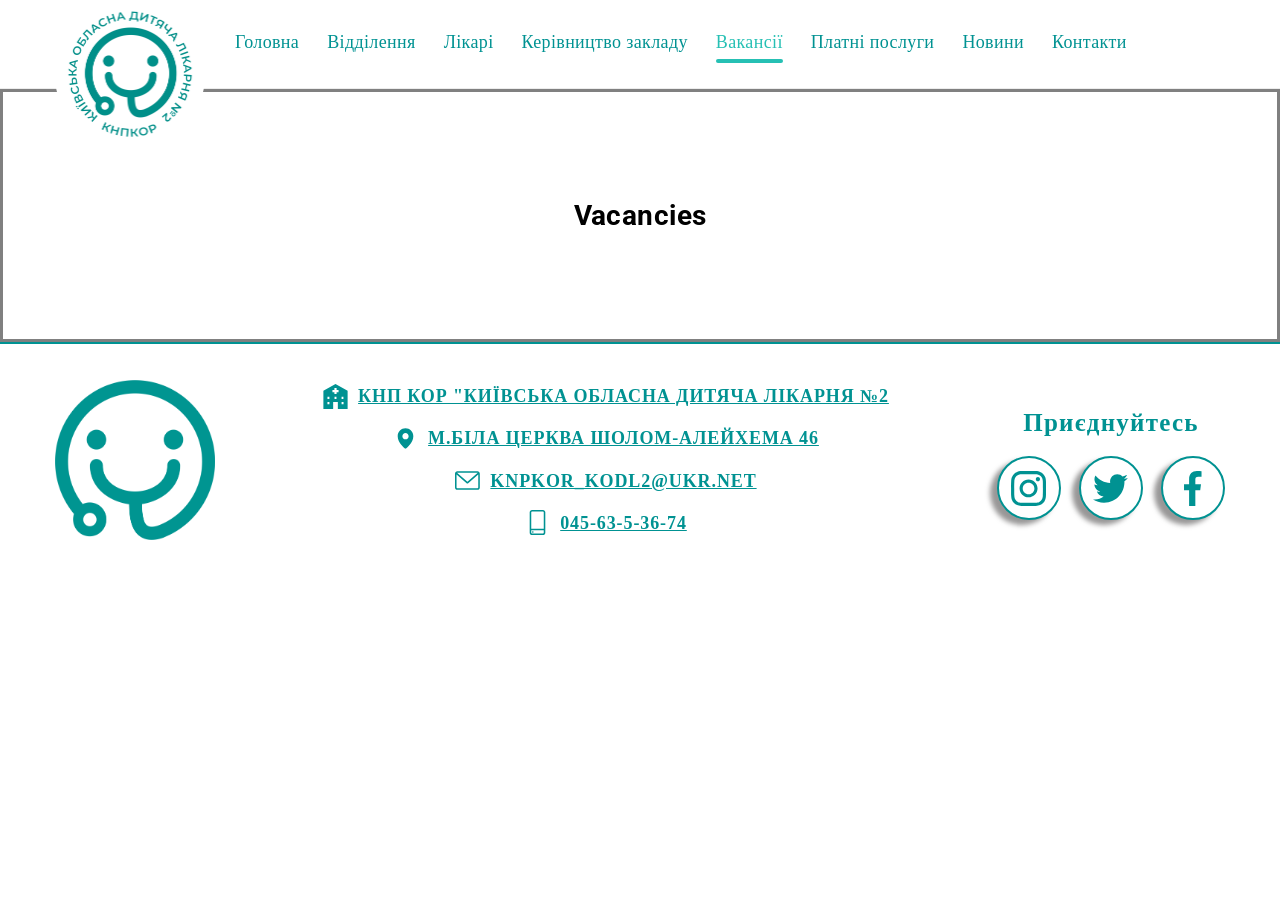
<file: vacancies.html>
<!DOCTYPE html>
<html lang="uk">

<head>
    <meta charset="UTF-8" />
    <meta http-equiv="X-UA-Compatible" content="IE=edge" />
    <meta name="viewport" content="width=device-width, initial-scale=1.0" />
    <link rel="preconnect" href="https://fonts.googleapis.com" />
    <link rel="preconnect" href="https://fonts.gstatic.com" crossorigin />
    <link rel="icon" href="./images/logo-min.png">
    <link
        href="https://fonts.googleapis.com/css2?family=Raleway:wght@700&family=Roboto:wght@400;500;700;900&display=swap"
        rel="stylesheet" />
    <link rel="preconnect" href="https://fonts.googleapis.com">
    <link rel="preconnect" href="https://fonts.gstatic.com" crossorigin>
    <link
        href="https://fonts.googleapis.com/css2?family=Alegreya:ital,wght@1,400;1,600&family=Borel&family=Lobster&family=Neucha&family=Old+Standard+TT:wght@700&family=Preahvihear&display=swap"
        rel="stylesheet">
    <link rel="preconnect" href="https://fonts.googleapis.com">
    <link rel="preconnect" href="https://fonts.gstatic.com" crossorigin>

    <link rel="preconnect" href="https://fonts.gstatic.com" crossorigin>
    <link href="https://fonts.googleapis.com/css2?family=Lobster&display=swap" rel="stylesheet">
    <title>Київська обласна дитяча лікарня №2</title>
    <link rel="stylesheet"
        href="https://cdnjs.cloudflare.com/ajax/libs/modern-normalize/1.1.0/modern-normalize.min.css" />
    <link rel="stylesheet" href="https://cdn.jsdelivr.net/npm/swiper@8/swiper-bundle.min.css">
    <link rel="stylesheet" href="./css/main.css" />


</head>


<body>
    <!-- ШАПКА -->
    <header class="header">
        <div class=" header__container container">
            <div class="header__logo-wrap">

                <img src="./images/logo.png" alt="logo" class=" header__logo--img">

            </div>

            <button type="button" class="header__button">
                <svg width="40" height="40" class="header__icon js-open-menu" aria-expanded="false">
                    <use href="./images/icon.svg#menu"></use>
                </svg>
                <svg width="40" height="40" class="header__icon js-close-menu">
                    <use href="./images/icon.svg#cross"></use>
                </svg>




            </button>
            <div class="header__burger js-menu-container">
                <nav class="nav">
                    <ul class="nav__list list">
                        <li class="nav__item">
                            <a href="./index.html" class="nav__link link">Головна</a>
                        </li>

                        </li>
                        <li class="nav__item">
                            <a href="./departments.html" class="nav__link link">Відділення</a>
                        </li>


                        <li class="nav__item">
                            <a href="./doctors.html" class="nav__link link ">Лікарі</a>
                        </li>


                        <li class="nav__item">
                            <a href="./management.html" class="nav__link link ">Керівництво
                                закладу</a>
                        </li>

                        <li class="nav__item">
                            <a href="./vacancies.html" class="nav__link link nav__link--current">Вакансії</a>
                        </li>

                        <li class="nav__item">
                            <a href="./paidService.html" class="nav__link link">Платні послуги</a>
                        </li>

                        <li class="nav__item">
                            <a href="./vacancies.html" class="nav__link link">Новини</a>
                        </li>

                        <li class="nav__item">
                            <a href="./contants.html" class="nav__link link">Контакти</a>
                        </li>
                        </li>
                        </li>







                    </ul>
                </nav>

                <ul class="social-burger list">

                    <li class="social-burger__item">
                        <svg width="10px" height="10px">
                            <use href="./images/icon.svg#icon-instagram" style="fill: #757575"></use>
                        </svg>
                        <a href="" class="social-burger__link link">Instagram</a>
                    </li>
                    <li class="social-burger__item">
                        <svg width="10px" height="10px">
                            <use href="./images/icon.svg#icon-twitter" style="fill: #757575"></use>
                        </svg>
                        <a href="" class="social-burger__link link">Twitter</a>
                    </li>
                    <li class="social-burger__item">
                        <svg width="10px" height="10px">
                            <use href="./images/icon.svg#icon-facebook" style="fill: #757575"></use>
                        </svg>
                        <a href="" class="social-burger__link link">Facebook</a>
                    </li>

                </ul>
            </div>


        </div>
    </header>

    <!-- головна сторінка -->
    <main>
        <h1 style="text-align: center; padding: 100px; border: 3px solid grey;">Vacancies</h1>
    </main>



    <!-- Footer -->

    <footer class="footer">
        <div class="container">
            <div class="footer__wrap">
                <!-- a.footer__logo -->
                <div class="footer__logo">
                    <a class="" href="#">
                        <img class="footer__logo-img" src="./images/logo-min.png" alt="logo">
                    </a>
                </div>

                <div class="footer__location">
                    <div class="footer__address">
                        <!-- <h3 class="footer__title">Контакти:</h3> -->
                        <ul class="footer__address-list">
                            <li class="footer__address-item">
                                <a href="#" class="footer__address-link">
                                    <svg class="footer__address-icon" id="svg" width="20px" height="20px">
                                        <use href="./images/icon.svg#icon-medecine-centre"></use>
                                    </svg>
                                    КНП КОР "Київська обласна дитяча лікарня №2
                                </a>
                            </li>
                            <li class="footer__address-item">
                                <a href="https://www.google.com.ua/maps/place/%D0%B2%D1%83%D0%BB%D0%B8%D1%86%D1%8F+%D0%A8%D0%BE%D0%BB%D0%BE%D0%BC-%D0%90%D0%BB%D0%B5%D0%B9%D1%85%D0%B5%D0%BC%D0%B0,+46,+%D0%91%D1%96%D0%BB%D0%B0+%D0%A6%D0%B5%D1%80%D0%BA%D0%B2%D0%90,+%D0%9A%D0%B8%D1%97%D0%B2%D1%81%D1%8C%D0%BA%D0%B0+%D0%BE%D0%B1%D0%BB.,+09100/@49.7907432,30.1237776,17z/data=!3m1!4b1!4m5!3m4!1s0x40d342033c4cab13:0xe44612821b60b0a3!8m2!3d49.7907398!4d30.1263525?entry=ttu"
                                    target="_blank" class="footer__address-link">
                                    <svg class="footer__address-icon" id="svg" width="20px" height="20px">
                                        <use href="./images/icon.svg#icon-location"></use>
                                    </svg>
                                    м.Біла Церква Шолом-Алейхема 46
                                </a>
                            </li>

                            <li class="footer__address-item">
                                <a href="mailto:knpkor_kodl2@ukr.net" class="footer__address-link">
                                    <svg class="footer__address-icon" width="20" height="16">
                                        <use href="./images/icon.svg#icon-envelope"></use>
                                    </svg>knpkor_kodl2@ukr.net</a>
                            </li>



                            <li class="footer__address-item">
                                <a href="tel:+380456353674" class="footer__address-link">
                                    <svg class="footer__address-icon" width="21.5" height="20">
                                        <use href="./images/icon.svg#icon-smartphone"></use>
                                    </svg>045-63-5-36-74</a>
                            </li>
                        </ul>
                    </div>
                </div>

                <div class="footer__socials">

                    <h3 class="footer__social-title">Приєднуйтесь</h3>


                    <ul class="footer__social-list">
                        <li class="footer__social-item">
                            <a class="footer__social-link" href="">
                                <svg class="footer__social-icon" id="svg" width="20px" height="20px">
                                    <use href="./images/icon.svg#icon-instagram"></use>
                                </svg>
                            </a>
                        </li>

                        <li class="footer__social-item">
                            <a class="footer__social-link" href="">
                                <svg class="footer__social-icon" id="svg" width="20px" height="20px">
                                    <use href="./images/icon.svg#icon-twitter"></use>
                                </svg>
                            </a>
                        </li>

                        <li class="footer__social-item">
                            <a class="footer__social-link" href="">
                                <svg class="footer__social-icon" id="svg" width="20px" height="20px">
                                    <use href="./images/icon.svg#icon-facebook"></use>
                                </svg>
                            </a>
                        </li>
                    </ul>
                </div>



            </div>
    </footer>

    <script src="./js/menu.js" type="module"></script>

</body>

</html>
</file>
<file: css/main.css>
h1,
h2,
h3,
h4,
h5,
h6,
p,
ul {
  margin: 0;
}

ul {
  padding-left: 0;
  list-style: none;
}

body {
  font-family: "Roboto", sans-serif;
  color: var(--primery-text-color);
  background-color: var(--primery-background-color);
  font-size: 14px;
  font-weight: 700;
  line-height: 1.7;
  letter-spacing: 0.03em;
}

.list {
  padding: 0;
  bottom: 0;
  list-style: none;
}

.title {
  font-size: 28px;
  font-weight: 700;
  line-height: 1.2;
  letter-spacing: 0.03em;
  margin-bottom: 30px;
  text-align: center;
}
@media screen and (min-width: 1200px) {
  .title {
    font-size: 36px;
    font-weight: 700;
    line-height: 1.2;
    letter-spacing: 0.03em;
    margin-bottom: 50px;
  }
}

.backdrop {
  position: fixed;
  z-index: 4;
  top: 0;
  left: 0;
  width: 100%;
  height: 100vh;
  background: rgba(0, 0, 0, 0.2);
  -webkit-transition: opacity 250ms cubic-bezier(0.4, 0, 0.2, 1), -webkit-transform 250ms cubic-bezier(0.4, 0, 0.2, 1);
  transition: opacity 250ms cubic-bezier(0.4, 0, 0.2, 1), -webkit-transform 250ms cubic-bezier(0.4, 0, 0.2, 1);
  transition: transform 250ms cubic-bezier(0.4, 0, 0.2, 1), opacity 250ms cubic-bezier(0.4, 0, 0.2, 1);
  transition: transform 250ms cubic-bezier(0.4, 0, 0.2, 1), opacity 250ms cubic-bezier(0.4, 0, 0.2, 1), -webkit-transform 250ms cubic-bezier(0.4, 0, 0.2, 1);
}

.sicret {
  position: absolute;
  width: 1px;
  height: 1px;
  margin: -1px;
  padding: 0;
  overflow: hidden;
  border: 0;
  clip: rect(0 0 0 0);
}

.is-hidden {
  opacity: 0;
  pointer-events: none;
  -webkit-transform: translate(-50%, -50%);
          transform: translate(-50%, -50%);
}

.visually-hidden {
  position: absolute;
  white-space: nowrap;
  width: 1px;
  height: 1px;
  overflow: hidden;
  border: 0;
  padding: 0;
  clip: rect(0 0 0 0);
  -webkit-clip-path: inset(50%);
          clip-path: inset(50%);
  margin: -1px;
}

.container {
  margin: 0 auto;
  padding-left: 15px;
  padding-right: 15px;
}
@media screen and (min-width: 480px) {
  .container {
    width: 480px;
  }
}
@media screen and (min-width: 768px) {
  .container {
    width: 768px;
  }
}
@media screen and (min-width: 1200px) {
  .container {
    width: 1200px;
  }
}

.header {
  border-bottom: 1px solid #ececec;
}
.header__logo--img {
  border-radius: 50%;
  width: 90px;
  margin-bottom: -30px;
  z-index: 100;
}
@media screen and (min-width: 768px) {
  .header__logo--img {
    width: 140px;
    margin-bottom: -40px;
    margin-right: 30px;
  }
}
@media screen and (min-width: 1200px) {
  .header__logo--img {
    width: 150px;
    margin-bottom: -70px;
  }
}
.header__container {
  display: -webkit-box;
  display: -ms-flexbox;
  display: flex;
  -webkit-box-align: center;
      -ms-flex-align: center;
          align-items: center;
  min-height: 60px;
}

@media screen and (max-width: 767px) {
  .header__burger {
    display: none;
    position: absolute;
    top: 0;
    right: 0;
    z-index: 10;
    -webkit-box-orient: vertical;
    -webkit-box-direction: normal;
        -ms-flex-direction: column;
            flex-direction: column;
    padding: 48px 20px 48px 30px;
    background-color: #ffffff;
    -webkit-box-shadow: 0px 4px 8px rgba(0, 0, 0, 0.0392156863), 0px 2px 4px rgba(0, 0, 0, 0.0784313725), 0px 1px 3px rgba(0, 0, 0, 0.1607843137);
            box-shadow: 0px 4px 8px rgba(0, 0, 0, 0.0392156863), 0px 2px 4px rgba(0, 0, 0, 0.0784313725), 0px 1px 3px rgba(0, 0, 0, 0.1607843137);
  }
  .header__burger.is-open {
    display: -webkit-box;
    display: -ms-flexbox;
    display: flex;
  }
}
@media screen and (min-width: 768px) {
  .header__burger {
    display: -webkit-box;
    display: -ms-flexbox;
    display: flex;
    -webkit-box-orient: horizontal;
    -webkit-box-direction: normal;
        -ms-flex-direction: row;
            flex-direction: row;
    -webkit-box-align: center;
        -ms-flex-align: center;
            align-items: center;
    -webkit-box-flex: 1;
        -ms-flex-positive: 1;
            flex-grow: 1;
  }
}

.header__button {
  position: absolute;
  top: 10px;
  right: 15px;
  z-index: 100;
  width: 40px;
  height: 40px;
  padding: 0;
  background-color: transparent;
  fill: #166c65;
  border: none;
  cursor: pointer;
}
@media screen and (min-width: 768px) {
  .header__button {
    display: none;
  }
}
.header__button:hover, .header__button:focus {
  color: #26c0b4;
}

.contacts-header {
  display: -webkit-box;
  display: -ms-flexbox;
  display: flex;
  display: flex;
  text-decoration: none;
  color: #757575;
  -webkit-transition: 250ms cubic-bezier(0.4, 0, 0.2, 1), background 250ms cubic-bezier(0.4, 0, 0.2, 1);
  transition: 250ms cubic-bezier(0.4, 0, 0.2, 1), background 250ms cubic-bezier(0.4, 0, 0.2, 1);
}
.contacts-header:hover, .contacts-header:focus {
  color: #26c0b4;
}
@media screen and (max-width: 767px) {
  .contacts-header {
    -webkit-box-orient: vertical;
    -webkit-box-direction: reverse;
        -ms-flex-direction: column-reverse;
            flex-direction: column-reverse;
    margin-top: auto;
  }
}
@media screen and (min-width: 768px) and (max-width: 1199px) {
  .contacts-header {
    -webkit-box-orient: vertical;
    -webkit-box-direction: normal;
        -ms-flex-direction: column;
            flex-direction: column;
    -webkit-box-align: start;
        -ms-flex-align: start;
            align-items: flex-start;
    margin-left: auto;
  }
}
@media screen and (min-width: 1200px) {
  .contacts-header {
    margin-left: auto;
  }
}
.contacts-header__icon {
  margin-right: 10px;
  fill: currentColor;
}
@media screen and (max-width: 767px) {
  .contacts-header__icon {
    display: none;
  }
}
@media screen and (max-width: 767px) {
  .contacts-header__item:not(:last-child) {
    margin-top: 12px;
  }
}
@media screen and (min-width: 768px) and (max-width: 1199px) {
  .contacts-header__item:not(:last-child) {
    margin-bottom: 10px;
  }
}
@media screen and (min-width: 1200px) {
  .contacts-header__item:not(:last-child) {
    margin-right: 50px;
  }
}
.contacts-header__link {
  font-size: 12px;
  font-weight: 400;
  line-height: 1;
  letter-spacing: 0.02em;
  color: #757575;
  font-family: "Raleway", sans-serif;
  display: -webkit-box;
  display: -ms-flexbox;
  display: flex;
  -webkit-box-align: center;
      -ms-flex-align: center;
          align-items: center;
  text-decoration: none;
  color: #757575;
  -webkit-transition: color 250ms cubic-bezier(0.4, 0, 0.2, 1);
  transition: color 250ms cubic-bezier(0.4, 0, 0.2, 1);
}
@media screen and (min-width: 768px) {
  .contacts-header__link {
    font-size: 12px;
    font-weight: 500;
    line-height: 1.2;
    letter-spacing: 0.02em;
  }
  .contacts-header__link:hover, .contacts-header__link:focus {
    color: #2196f3;
  }
}
@media screen and (min-width: 1200px) {
  .contacts-header__link {
    font-size: 14px;
    font-weight: 500;
    line-height: 1.2;
    letter-spacing: 0.02em;
  }
}
@media screen and (max-width: 767px) {
  .contacts-header__link[href^=tel] {
    font-size: 18px;
    font-weight: 500;
    line-height: 1.2;
    letter-spacing: 0.02em;
    color: #26c0b4;
    font-family: monospace;
  }
}

.contacts-header__icon--mail {
  margin-right: 4px;
  margin-left: 10px;
  width: 24px;
  height: 24px;
  fill: currentColor;
}
.header__icon {
  position: absolute;
  top: 0;
  left: 0;
  -webkit-transition: opacity 250ms cubic-bezier(0.4, 0, 0.2, 1);
  transition: opacity 250ms cubic-bezier(0.4, 0, 0.2, 1);
}
.header__icon[aria-expanded=false] {
  opacity: 1;
}
.header__icon[aria-expanded=false] + .header__icon {
  opacity: 0;
}
.header__icon[aria-expanded=true] {
  opacity: 0;
}
.header__icon[aria-expanded=true] + .header__icon {
  opacity: 1;
}

@media screen and (min-width: 768px) {
  .nav {
    display: -webkit-box;
    display: -ms-flexbox;
    display: flex;
  }
}
@media screen and (min-width: 768px) {
  .nav__list {
    display: -webkit-box;
    display: -ms-flexbox;
    display: flex;
    -ms-flex-wrap: wrap;
        flex-wrap: wrap;
    gap: 28px;
  }
}
@media screen and (max-width: 767px) {
  .nav__list {
    margin-bottom: 39px;
  }
}
@media screen and (max-width: 767px) {
  .nav__item:not(:last-child) {
    margin-bottom: 32px;
  }
}
.nav__link {
  font-size: 16px;
  font-weight: 500;
  line-height: 1.2;
  letter-spacing: 0.02em;
  font-family: Georgia, "Times New Roman", Times, serif;
  position: relative;
  padding-bottom: 10px;
  text-decoration: none;
  -webkit-transition: color 250ms cubic-bezier(0.4, 0, 0.2, 1);
  transition: color 250ms cubic-bezier(0.4, 0, 0.2, 1);
  text-decoration: none;
  color: inherit;
  color: #009292;
}
@media screen and (min-width: 768px) {
  .nav__link {
    font-size: 16px;
    font-weight: 500;
    line-height: 1.2;
    letter-spacing: 0.02em;
  }
}
@media screen and (min-width: 1200px) {
  .nav__link {
    font-size: 18px;
    font-weight: 500;
    line-height: 1.2;
    letter-spacing: 0.02em;
  }
}
.nav__link:hover, .nav__link:focus {
  color: #26c0b4;
}
.nav__link--current {
  color: #26c0b4;
}
.nav__link--current::after {
  content: "";
  position: absolute;
  bottom: -1px;
  display: block;
  width: 100%;
  height: 4px;
  background-color: #26c0b4;
  border-radius: 2px;
}

.social-burger {
  display: -webkit-box;
  display: -ms-flexbox;
  display: flex;
  -ms-flex-wrap: wrap;
      flex-wrap: wrap;
  row-gap: 10px;
  margin-top: auto;
}
@media screen and (min-width: 768px) {
  .social-burger {
    display: none;
  }
}
.social-burger__link {
  font-size: 12px;
  font-weight: 500;
  line-height: 1.2;
  letter-spacing: 0.02em;
  color: #757575;
  text-decoration: none;
}

.social-burger__item:not(:last-child) {
  margin-right: 10px;
  padding-right: 10px;
  border-right: 1px solid rgba(33, 33, 33, 0.2);
}

.hero {
  text-align: center;
  margin-left: auto;
  margin-right: auto;
  background-image: url(../images/HERO.jpg);
  background-position: center;
  background-repeat: no-repeat;
  background-size: cover;
}
.hero__title {
  padding: 140px 30px;
  font-size: 20px;
  font-weight: 600;
  line-height: 1.6;
  letter-spacing: 0.06em;
  text-align: center;
  margin: auto;
  background-image: -webkit-gradient(linear, right top, left top, from(#26c0b4), to(#166c65));
  background-image: linear-gradient(to left, #26c0b4, #166c65);
  color: transparent;
  -webkit-background-clip: text;
          background-clip: text;
  font-family: Georgia, "Times New Roman", Times, serif;
}
@media screen and (min-width: 768px) {
  .hero__title {
    padding: 240px 0;
    font-size: 24px;
    font-weight: 600;
    line-height: 1.6;
    letter-spacing: 0.06em;
  }
}
@media screen and (min-width: 1200px) {
  .hero__title {
    font-size: 28px;
    font-weight: 600;
    line-height: 1.6;
    letter-spacing: 0.06em;
  }
}

.statistics {
  padding: 15px 0 0 0;
}
.statistics__list {
  display: -webkit-box;
  display: -ms-flexbox;
  display: flex;
  -webkit-box-orient: vertical;
  -webkit-box-direction: normal;
      -ms-flex-direction: column;
          flex-direction: column;
  gap: 20px;
}
@media screen and (min-width: 768px) {
  .statistics__list {
    -webkit-box-orient: horizontal;
    -webkit-box-direction: normal;
        -ms-flex-direction: row;
            flex-direction: row;
    -webkit-box-align: center;
        -ms-flex-align: center;
            align-items: center;
  }
}
@media screen and (min-width: 768px) {
  .statistics__item {
    -ms-flex-preferred-size: calc((100% - 60px) / 4);
        flex-basis: calc((100% - 60px) / 4);
  }
}
.statistics__wrap {
  padding: 10px;
  border-bottom: 3px solid #166c65;
}
@media screen and (min-width: 768px) {
  .statistics__wrap {
    border-style: solid;
    border-width: 0 0 0 4px;
    border-color: #166c65;
  }
}
.statistics__num {
  font-size: 30px;
  font-weight: 500;
  line-height: 1.2;
  letter-spacing: 0.03em;
  text-align: center;
  background-image: -webkit-gradient(linear, right top, left top, from(#26c0b4), to(#166c65));
  background-image: linear-gradient(to left, #26c0b4, #166c65);
  color: transparent;
  -webkit-background-clip: text;
          background-clip: text;
  font-family: "Lucida Sans", "Lucida Sans Regular", "Lucida Grande", "Lucida Sans Unicode", Geneva, Verdana, sans-serif;
}
@media screen and (min-width: 768px) {
  .statistics__num {
    font-size: 20px;
    font-weight: 700;
    line-height: 1.2;
    letter-spacing: 0.03em;
  }
}
@media screen and (min-width: 1200px) {
  .statistics__num {
    font-size: 40px;
    font-weight: 700;
    line-height: 1.2;
    letter-spacing: 0.03em;
  }
}
.statistics__text {
  text-transform: uppercase;
  font-size: 18px;
  font-weight: 600;
  line-height: 1.2;
  letter-spacing: 0.03em;
  text-align: center;
  color: #353f4d;
  font-family: Georgia, "Times New Roman", Times, serif;
}
@media screen and (min-width: 768px) {
  .statistics__text {
    font-size: 15px;
    font-weight: 700;
    line-height: 1.2;
    letter-spacing: 0.03em;
  }
}
@media screen and (min-width: 1200px) {
  .statistics__text {
    font-size: 18px;
    font-weight: 700;
    line-height: 1.2;
    letter-spacing: 0.03em;
  }
}

.about {
  padding: 35px 0 0 0;
}
.about__title {
  margin-bottom: 35px;
  display: inline-block;
  text-transform: uppercase;
  font-size: 26px;
  font-weight: 700;
  line-height: 1.2;
  letter-spacing: 0.03em;
  background-image: -webkit-gradient(linear, right top, left top, from(#26c0b4), to(#166c65));
  background-image: linear-gradient(to left, #26c0b4, #166c65);
  color: transparent;
  -webkit-background-clip: text;
          background-clip: text;
}
@media screen and (min-width: 1200px) {
  .about__title {
    font-size: 46px;
    font-weight: 700;
    line-height: 1.2;
    letter-spacing: 0.03em;
  }
}
.about__wrap {
  gap: 20px;
  display: -webkit-box;
  display: -ms-flexbox;
  display: flex;
  -webkit-box-orient: vertical;
  -webkit-box-direction: normal;
      -ms-flex-direction: column;
          flex-direction: column;
}
@media screen and (min-width: 1200px) {
  .about__wrap {
    -webkit-box-orient: horizontal;
    -webkit-box-direction: normal;
        -ms-flex-direction: row;
            flex-direction: row;
    display: -webkit-box;
    display: -ms-flexbox;
    display: flex;
  }
}
.about__text-box {
  font-size: 16px;
  font-weight: 400;
  line-height: 1.2;
  letter-spacing: 0.03em;
  font-family: "Montserrat", Sans-serif;
}
@media screen and (min-width: 1200px) {
  .about__text-box {
    width: 90%;
  }
}
.about__text:not(:last-child) {
  margin-bottom: 15px;
}
.about__foto img {
  display: block;
  height: 100%;
  width: 100%;
  -o-object-fit: cover;
     object-fit: cover;
}
@media screen and (max-width: 767px) {
  .about__foto {
    display: none;
  }
}

.menegment {
  padding: 35px 0 0 0;
}
.menegment__title {
  margin-bottom: 35px;
  display: inline-block;
  text-transform: uppercase;
  font-size: 26px;
  font-weight: 700;
  line-height: 1.2;
  letter-spacing: 0.03em;
  background-image: -webkit-gradient(linear, right top, left top, from(#26c0b4), to(#166c65));
  background-image: linear-gradient(to left, #26c0b4, #166c65);
  color: transparent;
  -webkit-background-clip: text;
          background-clip: text;
}
@media screen and (min-width: 1200px) {
  .menegment__title {
    font-size: 46px;
    font-weight: 700;
    line-height: 1.2;
    letter-spacing: 0.03em;
  }
}

.person-card {
  position: relative;
  display: inline-block;
  text-align: left;
  overflow: hidden;
  width: 100%;
  color: #F2F2F2;
}

.person-card--img {
  -webkit-transition: all 250ms cubic-bezier(0.42, 0, 0.58, 1);
  transition: all 250ms cubic-bezier(0.42, 0, 0.58, 1);
  position: relative;
  width: 100%;
  height: 555px;
  background-size: cover;
  background-position: center;
}

.person-card__darken {
  -webkit-transition: all 250ms cubic-bezier(0.42, 0, 0.58, 1);
  transition: all 250ms cubic-bezier(0.42, 0, 0.58, 1);
  position: absolute;
  z-index: 1;
  left: 0;
  bottom: 0;
  width: 100%;
  height: 100%;
  background: -webkit-gradient(linear, left bottom, left top, from(rgba(0, 0, 0, 0.3)), to(rgba(0, 0, 0, 0.2)));
  background: linear-gradient(to top, rgba(0, 0, 0, 0.3) 0%, rgba(0, 0, 0, 0.2) 100%);
  opacity: 0.6;
}

.person-card__content {
  position: absolute;
  z-index: 1;
  width: 100%;
  left: 0;
  bottom: 0;
  padding: 15px 25px;
  -webkit-box-sizing: border-box;
          box-sizing: border-box;
}

.person-card__content__name,
.person-card__content__job,
.person-card__content__joined {
  font-family: Georgia, "Times New Roman", Times, serif;
}

.person-card__content__name {
  font-size: 24px;
  font-weight: 700;
}
@media screen and (min-width: 1200px) {
  .person-card__content__name {
    font-size: 28px;
  }
}

.person-card__content__job {
  text-decoration: underline;
  font-size: 16px;
  font-weight: 900;
  margin: 0 0 10px 0;
}
@media screen and (min-width: 1200px) {
  .person-card__content__job {
    font-size: 20px;
  }
}

.person-card__content__joined {
  font-size: 10px;
  text-transform: uppercase;
  letter-spacing: 2px;
  font-family: "Franklin Gothic Medium", "Arial Narrow", Arial, sans-serif;
}
@media screen and (min-width: 1200px) {
  .person-card__content__joined {
    font-size: 12px;
  }
}

.person-card__action,
.person-card__action--close {
  -webkit-transition: all 250ms cubic-bezier(0.42, 0, 0.58, 1);
  transition: all 250ms cubic-bezier(0.42, 0, 0.58, 1);
  position: absolute;
  z-index: 1;
  right: 30px;
  bottom: 30px;
  width: 33px;
  height: 33px;
  border-radius: 50%;
  border: 1px solid #F2F2F2;
  background: rgba(242, 242, 242, 0);
}
.person-card__action:hover,
.person-card__action--close:hover {
  cursor: pointer;
  background: rgba(242, 242, 242, 0.25);
}

.person-card__action--close {
  opacity: 0;
  top: 30px;
  bottom: auto;
}

.person-card__content--hidden {
  -webkit-transition: all 250ms cubic-bezier(0.42, 0, 0.58, 1);
  transition: all 250ms cubic-bezier(0.42, 0, 0.58, 1);
  -webkit-transition-delay: 350ms;
          transition-delay: 350ms;
  height: 0;
  overflow: hidden;
}

.rule {
  -webkit-transition: all 250ms cubic-bezier(0.42, 0, 0.58, 1);
  transition: all 250ms cubic-bezier(0.42, 0, 0.58, 1);
  -webkit-transition-delay: 0ms;
          transition-delay: 0ms;
  display: block;
  height: 3px;
  background: #F2F2F2;
  margin: 20px 0;
  width: 0;
}

.person-card__info {
  -webkit-transition: all 250ms cubic-bezier(0.42, 0, 0.58, 1);
  transition: all 250ms cubic-bezier(0.42, 0, 0.58, 1);
  -webkit-transition-delay: 0ms;
          transition-delay: 0ms;
  font-size: 14px;
  line-height: 1.5;
  font-weight: 400;
  font-family: Cambria, Cochin, Georgia, Times, "Times New Roman", serif;
  opacity: 0;
}
@media screen and (min-width: 1200px) {
  .person-card__info {
    font-size: 18px;
  }
}

.person-card.active .person-card--img {
  -webkit-filter: blur(10px);
          filter: blur(10px);
}
.person-card.active .person-card__darken {
  opacity: 1;
}
.person-card.active .person-card__content--hidden {
  -webkit-transition-delay: 0ms;
          transition-delay: 0ms;
  overflow: auto;
  height: 350px;
}
.person-card.active .rule {
  width: 100%;
  -webkit-transition-delay: 250ms;
          transition-delay: 250ms;
}
.person-card.active .person-card__info {
  opacity: 1;
  -webkit-transition-delay: 450ms;
          transition-delay: 450ms;
}
.person-card.active .person-card__action {
  opacity: 0;
}
.person-card.active .person-card__action--close {
  opacity: 1;
}

.info {
  padding: 35px 0 0 0;
}
.info__title {
  margin-bottom: 35px;
  display: inline-block;
  text-transform: uppercase;
  font-size: 26px;
  font-weight: 700;
  line-height: 1.2;
  letter-spacing: 0.03em;
  background-image: -webkit-gradient(linear, right top, left top, from(#26c0b4), to(#166c65));
  background-image: linear-gradient(to left, #26c0b4, #166c65);
  color: transparent;
  -webkit-background-clip: text;
          background-clip: text;
}
@media screen and (min-width: 1200px) {
  .info__title {
    font-size: 46px;
    font-weight: 700;
    line-height: 1.2;
    letter-spacing: 0.03em;
  }
}
.info__list {
  display: -webkit-box;
  display: -ms-flexbox;
  display: flex;
  -webkit-box-orient: vertical;
  -webkit-box-direction: normal;
      -ms-flex-direction: column;
          flex-direction: column;
  gap: 20px;
}
@media screen and (min-width: 768px) {
  .info__list {
    -webkit-box-orient: horizontal;
    -webkit-box-direction: normal;
        -ms-flex-direction: row;
            flex-direction: row;
  }
}
.info__item {
  text-align: center;
  border: 2px solid grey;
  border-radius: 20px;
  padding: 20px 0;
  cursor: pointer;
  -webkit-transition: border-color 250ms cubic-bezier(0.4, 0, 0.2, 1), -webkit-box-shadow 250ms cubic-bezier(0.4, 0, 0.2, 1);
  transition: border-color 250ms cubic-bezier(0.4, 0, 0.2, 1), -webkit-box-shadow 250ms cubic-bezier(0.4, 0, 0.2, 1);
  transition: box-shadow 250ms cubic-bezier(0.4, 0, 0.2, 1), border-color 250ms cubic-bezier(0.4, 0, 0.2, 1);
  transition: box-shadow 250ms cubic-bezier(0.4, 0, 0.2, 1), border-color 250ms cubic-bezier(0.4, 0, 0.2, 1), -webkit-box-shadow 250ms cubic-bezier(0.4, 0, 0.2, 1);
}
@media screen and (min-width: 1200px) {
  .info__item:hover {
    border-color: #166c65;
  }
}
@media screen and (max-width: 767px) {
  .info__item {
    -webkit-box-shadow: 15px 20px 12px -15px rgba(0, 0, 0, 0.73);
            box-shadow: 15px 20px 12px -15px rgba(0, 0, 0, 0.73);
  }
}
@media screen and (min-width: 768px) {
  .info__item {
    -ms-flex-preferred-size: calc((100% - 40px) / 3);
        flex-basis: calc((100% - 40px) / 3);
  }
  .info__item:hover {
    -webkit-box-shadow: 15px 20px 12px -15px rgba(0, 0, 0, 0.73);
            box-shadow: 15px 20px 12px -15px rgba(0, 0, 0, 0.73);
  }
}
.info__icon {
  fill: #666666;
  -webkit-transition: color 250ms cubic-bezier(0.4, 0, 0.2, 1), scale 250ms cubic-bezier(0.4, 0, 0.2, 1);
  transition: color 250ms cubic-bezier(0.4, 0, 0.2, 1), scale 250ms cubic-bezier(0.4, 0, 0.2, 1);
  width: 65px;
  height: 65px;
}
@media screen and (min-width: 768px) {
  .info__icon {
    width: 100px;
    height: 100px;
  }
}
.info__name {
  font-size: 16px;
  font-weight: 700;
  line-height: 1.7;
  letter-spacing: 0.03em;
  margin-bottom: 20px;
  font-family: "Lucida Sans", "Lucida Sans Regular", "Lucida Grande", "Lucida Sans Unicode", Geneva, Verdana, sans-serif;
  text-transform: uppercase;
  color: #666666;
  -webkit-transition: color 250ms cubic-bezier(0.4, 0, 0.2, 1);
  transition: color 250ms cubic-bezier(0.4, 0, 0.2, 1);
}
@media screen and (min-width: 1200px) {
  .info__name {
    font-size: 20px;
    font-weight: 700;
    line-height: 1.7;
    letter-spacing: 0.03em;
  }
}
.info__description {
  margin: 0;
  font-size: 16px;
  font-weight: 600;
  line-height: 1.7;
  letter-spacing: 0.03em;
  font-family: "Lucida Sans", "Lucida Sans Regular", "Lucida Grande", "Lucida Sans Unicode", Geneva, Verdana, sans-serif;
  text-transform: uppercase;
  color: #666666;
  -webkit-transition: color 250ms cubic-bezier(0.4, 0, 0.2, 1);
  transition: color 250ms cubic-bezier(0.4, 0, 0.2, 1);
}
@media screen and (min-width: 1200px) {
  .info__description {
    font-size: 20px;
    font-weight: 700;
    line-height: 1.7;
    letter-spacing: 0.03em;
  }
}

@media screen and (min-width: 1200px) {
  .info__item:hover .info__link svg {
    border-color: #166c65;
    scale: 1.07;
    fill: #166c65;
  }
}

@media screen and (min-width: 1200px) {
  .info__item:hover .info__description {
    background-image: -webkit-gradient(linear, right top, left top, from(#26c0b4), to(#166c65));
    background-image: linear-gradient(to left, #26c0b4, #166c65);
    color: transparent;
    -webkit-background-clip: text;
            background-clip: text;
  }
}

@media screen and (min-width: 1200px) {
  .info__item:hover .info__name {
    background-image: -webkit-gradient(linear, right top, left top, from(#26c0b4), to(#166c65));
    background-image: linear-gradient(to left, #26c0b4, #166c65);
    color: transparent;
    -webkit-background-clip: text;
            background-clip: text;
  }
}

.public {
  padding: 35px 0 0 0;
}
.public__title {
  font-size: 26px;
  font-weight: 700;
  line-height: 1.2;
  letter-spacing: 0.03em;
  text-transform: uppercase;
  display: inline-block;
  margin-bottom: 35px;
  background-image: -webkit-gradient(linear, right top, left top, from(#26c0b4), to(#166c65));
  background-image: linear-gradient(to left, #26c0b4, #166c65);
  color: transparent;
  -webkit-background-clip: text;
          background-clip: text;
}
@media screen and (min-width: 1200px) {
  .public__title {
    font-size: 46px;
    font-weight: 700;
    line-height: 1.2;
    letter-spacing: 0.03em;
  }
}
.public__list {
  display: -webkit-box;
  display: -ms-flexbox;
  display: flex;
  -webkit-box-orient: vertical;
  -webkit-box-direction: normal;
      -ms-flex-direction: column;
          flex-direction: column;
  gap: 20px;
}
@media screen and (min-width: 768px) {
  .public__list {
    -webkit-box-orient: horizontal;
    -webkit-box-direction: normal;
        -ms-flex-direction: row;
            flex-direction: row;
  }
}
.public__item {
  text-align: center;
  border: 2px solid grey;
  border-radius: 20px;
  padding: 20px 0;
  cursor: pointer;
  -webkit-transition: border-color 250ms cubic-bezier(0.4, 0, 0.2, 1), -webkit-box-shadow 250ms cubic-bezier(0.4, 0, 0.2, 1);
  transition: border-color 250ms cubic-bezier(0.4, 0, 0.2, 1), -webkit-box-shadow 250ms cubic-bezier(0.4, 0, 0.2, 1);
  transition: box-shadow 250ms cubic-bezier(0.4, 0, 0.2, 1), border-color 250ms cubic-bezier(0.4, 0, 0.2, 1);
  transition: box-shadow 250ms cubic-bezier(0.4, 0, 0.2, 1), border-color 250ms cubic-bezier(0.4, 0, 0.2, 1), -webkit-box-shadow 250ms cubic-bezier(0.4, 0, 0.2, 1);
}
@media screen and (min-width: 1200px) {
  .public__item:hover {
    border-color: #166c65;
  }
}
@media screen and (max-width: 767px) {
  .public__item {
    -webkit-box-shadow: 15px 20px 12px -15px rgba(0, 0, 0, 0.73);
            box-shadow: 15px 20px 12px -15px rgba(0, 0, 0, 0.73);
  }
}
@media screen and (min-width: 768px) {
  .public__item {
    -ms-flex-preferred-size: calc((100% - 40px) / 3);
        flex-basis: calc((100% - 40px) / 3);
  }
  .public__item:hover {
    -webkit-box-shadow: 15px 20px 12px -15px rgba(0, 0, 0, 0.73);
            box-shadow: 15px 20px 12px -15px rgba(0, 0, 0, 0.73);
  }
}
.public__icon {
  fill: #666666;
  -webkit-transition: color 250ms cubic-bezier(0.4, 0, 0.2, 1), scale 250ms cubic-bezier(0.4, 0, 0.2, 1);
  transition: color 250ms cubic-bezier(0.4, 0, 0.2, 1), scale 250ms cubic-bezier(0.4, 0, 0.2, 1);
  width: 75px;
  height: 75px;
}
@media screen and (min-width: 768px) {
  .public__icon {
    width: 100px;
    height: 100px;
  }
}
.public__name {
  color: #666666;
  font-size: 16px;
  font-weight: 700;
  line-height: 1.2;
  letter-spacing: 0.03em;
  font-family: Georgia, "Times New Roman", Times, serif;
  padding: 5px 0;
  text-align: center;
}
@media screen and (min-width: 768px) {
  .public__name {
    font-size: 15px;
    font-weight: 700;
    line-height: 1.2;
    letter-spacing: 0.03em;
  }
}
@media screen and (min-width: 768px) and (min-width: 1200px) {
  .public__name {
    font-size: 20px;
    font-weight: 700;
    line-height: 1.2;
    letter-spacing: 0.03em;
  }
}

@media screen and (min-width: 1200px) {
  .public__item:hover svg {
    scale: 1.07;
    fill: #166c65;
  }
}

@media screen and (min-width: 1200px) {
  .public__item:hover .public__name {
    background-image: -webkit-gradient(linear, right top, left top, from(#26c0b4), to(#166c65));
    background-image: linear-gradient(to left, #26c0b4, #166c65);
    color: transparent;
    -webkit-background-clip: text;
            background-clip: text;
  }
}

.fonds {
  padding: 0 0 35px 0;
}
.fonds__logo {
  width: 100px;
  height: 100%;
}
.fonds__title {
  margin-bottom: 35px;
  display: inline-block;
  text-transform: uppercase;
  font-size: 26px;
  font-weight: 700;
  line-height: 1.2;
  letter-spacing: 0.03em;
  background-image: -webkit-gradient(linear, right top, left top, from(#26c0b4), to(#166c65));
  background-image: linear-gradient(to left, #26c0b4, #166c65);
  color: transparent;
  -webkit-background-clip: text;
          background-clip: text;
}
@media screen and (min-width: 1200px) {
  .fonds__title {
    font-size: 46px;
    font-weight: 700;
    line-height: 1.2;
    letter-spacing: 0.03em;
  }
}
.fonds__list {
  display: -webkit-box;
  display: -ms-flexbox;
  display: flex;
  -webkit-box-orient: vertical;
  -webkit-box-direction: normal;
      -ms-flex-direction: column;
          flex-direction: column;
  gap: 10px;
  list-style: none;
}
@media screen and (min-width: 768px) {
  .fonds__list {
    gap: 15px;
    -webkit-box-orient: horizontal;
    -webkit-box-direction: normal;
        -ms-flex-direction: row;
            flex-direction: row;
  }
}
@media screen and (min-width: 1200px) {
  .fonds__list {
    gap: 25px;
  }
}
.fonds__thumb {
  width: 100%;
  height: 170px;
}
@media screen and (min-width: 768px) {
  .fonds__thumb {
    height: 200px;
  }
}
@media screen and (min-width: 1200px) {
  .fonds__thumb {
    height: 250px;
  }
}
.fonds__item {
  border-radius: 10px;
  border: 1.5px solid #166c65;
  -webkit-box-shadow: 10px 15px 10px -10px rgba(0, 0, 0, 0.5);
          box-shadow: 10px 15px 10px -10px rgba(0, 0, 0, 0.5);
}
@media screen and (min-width: 768px) {
  .fonds__item {
    -ms-flex-preferred-size: calc((100% - 30px) / 3);
        flex-basis: calc((100% - 30px) / 3);
  }
}
@media screen and (min-width: 1200px) {
  .fonds__item {
    -webkit-transition: -webkit-transform 0.3s ease;
    transition: -webkit-transform 0.3s ease;
    transition: transform 0.3s ease;
    transition: transform 0.3s ease, -webkit-transform 0.3s ease;
  }
  .fonds__item:hover, .fonds__item:focus {
    -webkit-transform: scale(1.03);
            transform: scale(1.03);
  }
}
.fonds__img {
  width: 100%;
  height: 100%;
  -o-object-fit: contain;
     object-fit: contain;
  border-radius: 10px;
}

.comforts {
  padding: 35px 0;
}
.comforts__title {
  margin-bottom: 35px;
  display: inline-block;
  text-transform: uppercase;
  font-size: 26px;
  font-weight: 700;
  line-height: 1.2;
  letter-spacing: 0.03em;
  background-image: -webkit-gradient(linear, right top, left top, from(#26c0b4), to(#166c65));
  background-image: linear-gradient(to left, #26c0b4, #166c65);
  color: transparent;
  -webkit-background-clip: text;
          background-clip: text;
}
@media screen and (min-width: 1200px) {
  .comforts__title {
    font-size: 46px;
    font-weight: 700;
    line-height: 1.2;
    letter-spacing: 0.03em;
  }
}
.comforts__list {
  display: -webkit-box;
  display: -ms-flexbox;
  display: flex;
  -ms-flex-wrap: wrap;
      flex-wrap: wrap;
  -webkit-box-pack: center;
      -ms-flex-pack: center;
          justify-content: center;
  gap: 10px;
}
@media screen and (min-width: 768px) {
  .comforts__list {
    gap: 15px;
  }
}
@media screen and (min-width: 1200px) {
  .comforts__list {
    gap: 25px;
  }
}
@media screen and (min-width: 768px) {
  .comforts__list {
    -ms-flex-wrap: nowrap;
        flex-wrap: nowrap;
  }
}
.comforts__box {
  -ms-flex-preferred-size: calc(50% - 20px);
      flex-basis: calc(50% - 20px);
  border-radius: 10px;
  position: relative;
  overflow: hidden;
  -webkit-transition: -webkit-box-shadow 250ms cubic-bezier(0.4, 0, 0.2, 1);
  transition: -webkit-box-shadow 250ms cubic-bezier(0.4, 0, 0.2, 1);
  transition: box-shadow 250ms cubic-bezier(0.4, 0, 0.2, 1);
  transition: box-shadow 250ms cubic-bezier(0.4, 0, 0.2, 1), -webkit-box-shadow 250ms cubic-bezier(0.4, 0, 0.2, 1);
}
@media screen and (max-width: 767px) {
  .comforts__box {
    -webkit-box-shadow: 10px 15px 10px -10px rgba(0, 0, 0, 0.5);
            box-shadow: 10px 15px 10px -10px rgba(0, 0, 0, 0.5);
  }
}
@media screen and (min-width: 768px) {
  .comforts__box:hover {
    -webkit-box-shadow: 15px 20px 12px -15px rgba(0, 0, 0, 0.73);
            box-shadow: 15px 20px 12px -15px rgba(0, 0, 0, 0.73);
  }
}
.comforts__item {
  -ms-flex-preferred-size: calc((100% - 10px) / 2);
      flex-basis: calc((100% - 10px) / 2);
  -webkit-transition: -webkit-transform 0.6s ease;
  transition: -webkit-transform 0.6s ease;
  transition: transform 0.6s ease;
  transition: transform 0.6s ease, -webkit-transform 0.6s ease;
  border: 1.5px solid #666666;
  border-radius: 10px;
  padding: 30px 0;
  -webkit-transition: -webkit-transform 250ms cubic-bezier(0.4, 0, 0.2, 1);
  transition: -webkit-transform 250ms cubic-bezier(0.4, 0, 0.2, 1);
  transition: transform 250ms cubic-bezier(0.4, 0, 0.2, 1);
  transition: transform 250ms cubic-bezier(0.4, 0, 0.2, 1), -webkit-transform 250ms cubic-bezier(0.4, 0, 0.2, 1);
}
.comforts__item:hover .comforts__overlay, .comforts__item:focus .comforts__overlay {
  -webkit-transform: translateY(0);
          transform: translateY(0);
}
@media screen and (min-width: 768px) {
  .comforts__item {
    border: 2px solid #666666;
  }
}
@media screen and (min-width: 1200px) {
  .comforts__item {
    padding: 40px 0;
  }
}
.comforts__overlay {
  width: 100%;
  height: 100%;
  border-radius: 10px;
  display: -webkit-box;
  display: -ms-flexbox;
  display: flex;
  -webkit-box-align: center;
      -ms-flex-align: center;
          align-items: center;
  padding: 0 5px;
  top: 0;
  left: 0;
  position: absolute;
  background-color: #666;
  opacity: 90%;
  -webkit-transform: translateY(100%);
          transform: translateY(100%);
  -webkit-transition: -webkit-transform 250ms cubic-bezier(0.4, 0, 0.2, 1);
  transition: -webkit-transform 250ms cubic-bezier(0.4, 0, 0.2, 1);
  transition: transform 250ms cubic-bezier(0.4, 0, 0.2, 1);
  transition: transform 250ms cubic-bezier(0.4, 0, 0.2, 1), -webkit-transform 250ms cubic-bezier(0.4, 0, 0.2, 1);
}
@media screen and (min-width: 768px) {
  .comforts__overlay {
    padding: 15px;
  }
}
.comforts__overlay--description {
  color: aliceblue;
  font-family: "Montserrat", Sans-serif;
  text-align: center;
  font-size: 11px;
  font-weight: 500;
  line-height: 1.2;
  letter-spacing: 0.03em;
}
@media screen and (min-width: 768px) {
  .comforts__overlay--description {
    font-size: 18px;
    font-weight: 500;
    line-height: 1.2;
    letter-spacing: 0.03em;
  }
}
@media screen and (min-width: 1200px) {
  .comforts__overlay--description {
    font-size: 18px;
    font-weight: 900;
    line-height: 1.2;
    letter-spacing: 0.03em;
  }
}
.comforts__icon {
  width: 100%;
  height: 70px;
  fill: #666666;
}
@media screen and (min-width: 768px) {
  .comforts__icon {
    height: 93px;
  }
}
@media screen and (min-width: 1200px) {
  .comforts__icon {
    height: 135px;
  }
}
.comforts__name {
  color: #666666;
  font-size: 16px;
  font-weight: 700;
  line-height: 1.2;
  letter-spacing: 0.03em;
  font-family: Georgia, "Times New Roman", Times, serif;
  padding: 5px 0;
  text-align: center;
}
@media screen and (min-width: 768px) {
  .comforts__name {
    font-size: 15px;
    font-weight: 700;
    line-height: 1.2;
    letter-spacing: 0.03em;
  }
}
@media screen and (min-width: 768px) and (min-width: 1200px) {
  .comforts__name {
    font-size: 20px;
    font-weight: 700;
    line-height: 1.2;
    letter-spacing: 0.03em;
  }
}

.buttons {
  padding: 25px 0 0 0;
  margin-bottom: 25px;
}
@media screen and (min-width: 768px) {
  .buttons {
    margin-bottom: 45px;
  }
}
@media screen and (min-width: 1200px) {
  .buttons {
    padding: 65px 0 0 0;
  }
}

.menu {
  display: -webkit-box;
  display: -ms-flexbox;
  display: flex;
  -ms-flex-wrap: wrap;
      flex-wrap: wrap;
  -webkit-column-gap: 5px;
     -moz-column-gap: 5px;
          column-gap: 5px;
  row-gap: 3px;
}
@media screen and (min-width: 768px) {
  .menu {
    -webkit-box-pack: center;
        -ms-flex-pack: center;
            justify-content: center;
    -webkit-column-gap: 8px;
       -moz-column-gap: 8px;
            column-gap: 8px;
    row-gap: 5px;
  }
}
@media screen and (min-width: 1200px) {
  .menu {
    -webkit-column-gap: 12px;
       -moz-column-gap: 12px;
            column-gap: 12px;
    row-gap: 12px;
  }
}
.menu__button {
  cursor: pointer;
  font-size: 14px;
  font-weight: 900;
  line-height: 1.9;
  letter-spacing: 0.05em;
  background-color: transparent;
  border: 1.5px solid #009292;
  border-radius: 5px;
  color: #009292;
  padding: 3px 5px;
  font-family: Cambria, Cochin, Georgia, Times, "Times New Roman", serif;
}
@media screen and (min-width: 768px) {
  .menu__button {
    padding: 3px 10px;
  }
}
@media screen and (min-width: 1200px) {
  .menu__button {
    font-size: 18px;
    font-weight: 900;
    line-height: 1.4;
    letter-spacing: 0.05em;
  }
}
.menu__button:hover {
  background-image: radial-gradient(circle, #26c0b4, #1db4ac, #13a9a3, #099d9b, #009292);
  color: white;
  -webkit-box-shadow: rgba(0, 0, 0, 0.16) 0px 3px 6px, rgba(0, 0, 0, 0.23) 0px 3px 6px;
          box-shadow: rgba(0, 0, 0, 0.16) 0px 3px 6px, rgba(0, 0, 0, 0.23) 0px 3px 6px;
  -webkit-transition: background-image 250ms cubic-bezier(0.4, 0, 0.2, 1), color 250ms cubic-bezier(0.4, 0, 0.2, 1), -webkit-box-shadow 250ms cubic-bezier(0.4, 0, 0.2, 1);
  transition: background-image 250ms cubic-bezier(0.4, 0, 0.2, 1), color 250ms cubic-bezier(0.4, 0, 0.2, 1), -webkit-box-shadow 250ms cubic-bezier(0.4, 0, 0.2, 1);
  transition: background-image 250ms cubic-bezier(0.4, 0, 0.2, 1), color 250ms cubic-bezier(0.4, 0, 0.2, 1), box-shadow 250ms cubic-bezier(0.4, 0, 0.2, 1);
  transition: background-image 250ms cubic-bezier(0.4, 0, 0.2, 1), color 250ms cubic-bezier(0.4, 0, 0.2, 1), box-shadow 250ms cubic-bezier(0.4, 0, 0.2, 1), -webkit-box-shadow 250ms cubic-bezier(0.4, 0, 0.2, 1);
}

.gallery {
  padding: 0 0 65px 0;
}
@media screen and (min-width: 768px) {
  .gallery {
    display: -webkit-box;
    display: -ms-flexbox;
    display: flex;
    -ms-flex-wrap: wrap;
        flex-wrap: wrap;
    margin: -15px;
    margin-bottom: 45px;
  }
}
@media screen and (min-width: 1200px) {
  .gallery {
    margin: -15px;
  }
}
.gallery__item {
  -webkit-box-shadow: 0px 1px 1px rgba(0, 0, 0, 0.12), 0px 4px 4px rgba(0, 0, 0, 0.06), 1px 4px 6px rgba(0, 0, 0, 0.16);
          box-shadow: 0px 1px 1px rgba(0, 0, 0, 0.12), 0px 4px 4px rgba(0, 0, 0, 0.06), 1px 4px 6px rgba(0, 0, 0, 0.16);
  -webkit-transition: -webkit-box-shadow 250ms cubic-bezier(0.4, 0, 0.2, 1);
  transition: -webkit-box-shadow 250ms cubic-bezier(0.4, 0, 0.2, 1);
  transition: box-shadow 250ms cubic-bezier(0.4, 0, 0.2, 1);
  transition: box-shadow 250ms cubic-bezier(0.4, 0, 0.2, 1), -webkit-box-shadow 250ms cubic-bezier(0.4, 0, 0.2, 1);
}
@media screen and (max-width: 767px) {
  .gallery__item:not(:last-child) {
    margin-bottom: 30px;
  }
}
@media screen and (min-width: 768px) {
  .gallery__item {
    -ms-flex-preferred-size: calc((100% - 60px) / 2);
        flex-basis: calc((100% - 60px) / 2);
    margin: 15px;
  }
}
@media screen and (min-width: 1200px) {
  .gallery__item {
    -ms-flex-preferred-size: calc((100% - 90px) / 3);
        flex-basis: calc((100% - 90px) / 3);
    margin: 15px;
  }
}
.gallery__img-wrap {
  position: relative;
}
.gallery__img {
  width: 100%;
  display: block;
}
.gallery__logo {
  width: 85px;
  position: absolute;
  bottom: 8px;
  left: 8px;
}
.gallery__tab {
  padding: 10px 24px;
}
.gallery__tab--name {
  font-size: 18px;
  font-weight: 700;
  line-height: 1.9;
  letter-spacing: 0.03em;
  font-family: Georgia, "Times New Roman", Times, serif;
  text-align: center;
  text-transform: uppercase;
  color: #009292;
  text-shadow: 3px 3px 15px rgba(0, 0, 0, 0.46);
}
.gallery__tab--specifical {
  font-size: 17px;
  font-weight: 900;
  line-height: 1.9;
  letter-spacing: 0.03em;
  text-align: center;
  color: #666666;
  font-family: Cambria, Cochin, Georgia, Times, "Times New Roman", serif;
}
.gallery__tab--specifical::before {
  content: "";
  display: block;
  border-bottom: 1.5px solid #666666;
  margin-top: 8px;
  margin-bottom: 8px;
}

.footer {
  border-top: 2px solid #009292;
  padding: 35px 0;
}
@media screen and (min-width: 1200px) {
  .footer {
    border-top: 2px solid #009292;
  }
}
@media screen and (min-width: 1200px) {
  .footer__wrap {
    display: -webkit-box;
    display: -ms-flexbox;
    display: flex;
    -webkit-box-pack: justify;
        -ms-flex-pack: justify;
            justify-content: space-between;
    -webkit-box-align: center;
        -ms-flex-align: center;
            align-items: center;
  }
}
.footer__logo {
  width: 160px;
  height: 160px;
  display: none;
}
@media screen and (min-width: 1200px) {
  .footer__logo {
    display: block;
  }
}
.footer__logo-img {
  width: 100%;
  height: 100%;
}
.footer__social-title {
  font-size: 14px;
  font-weight: 900;
  line-height: 1.9;
  letter-spacing: 0.05em;
  color: #009292;
  margin-bottom: 10px;
  text-align: center;
  font-family: Cambria, Cochin, Georgia, Times, "Times New Roman", serif;
}
@media screen and (min-width: 768px) {
  .footer__social-title {
    font-size: 25px;
    font-weight: 900;
    line-height: 1.9;
    letter-spacing: 0.05em;
  }
}
.footer__social-list {
  display: -webkit-box;
  display: -ms-flexbox;
  display: flex;
  -webkit-box-pack: center;
      -ms-flex-pack: center;
          justify-content: center;
}
.footer__social-item:not(:first-child) {
  margin-left: 18px;
}
.footer__social-link {
  background-color: white;
  width: 44px;
  height: 44px;
  -webkit-box-shadow: -7px 5px 5px 0px rgba(118, 116, 116, 0.75);
          box-shadow: -7px 5px 5px 0px rgba(118, 116, 116, 0.75);
  border: 2px solid #009292;
  fill: #009292;
  display: -webkit-box;
  display: -ms-flexbox;
  display: flex;
  border-radius: 50%;
  -webkit-box-pack: center;
      -ms-flex-pack: center;
          justify-content: center;
  -webkit-box-align: center;
      -ms-flex-align: center;
          align-items: center;
  -webkit-transition: fill 250ms cubic-bezier(0.4, 0, 0.2, 1), background 250ms cubic-bezier(0.4, 0, 0.2, 1), scale 250ms cubic-bezier(0.4, 0, 0.2, 1), -webkit-box-shadow 250ms cubic-bezier(0.4, 0, 0.2, 1);
  transition: fill 250ms cubic-bezier(0.4, 0, 0.2, 1), background 250ms cubic-bezier(0.4, 0, 0.2, 1), scale 250ms cubic-bezier(0.4, 0, 0.2, 1), -webkit-box-shadow 250ms cubic-bezier(0.4, 0, 0.2, 1);
  transition: fill 250ms cubic-bezier(0.4, 0, 0.2, 1), background 250ms cubic-bezier(0.4, 0, 0.2, 1), box-shadow 250ms cubic-bezier(0.4, 0, 0.2, 1), scale 250ms cubic-bezier(0.4, 0, 0.2, 1);
  transition: fill 250ms cubic-bezier(0.4, 0, 0.2, 1), background 250ms cubic-bezier(0.4, 0, 0.2, 1), box-shadow 250ms cubic-bezier(0.4, 0, 0.2, 1), scale 250ms cubic-bezier(0.4, 0, 0.2, 1), -webkit-box-shadow 250ms cubic-bezier(0.4, 0, 0.2, 1);
}
@media screen and (min-width: 768px) {
  .footer__social-link {
    width: 64px;
    height: 64px;
  }
  .footer__social-link:hover {
    -webkit-box-shadow: rgba(102, 102, 102, 0.4) -5px 5px, rgba(102, 102, 102, 0.3) -10px 10px, rgba(102, 102, 102, 0.2) -15px 15px, rgba(102, 102, 102, 0.1) -20px 20px, rgba(102, 102, 102, 0.05) -25px 25px;
            box-shadow: rgba(102, 102, 102, 0.4) -5px 5px, rgba(102, 102, 102, 0.3) -10px 10px, rgba(102, 102, 102, 0.2) -15px 15px, rgba(102, 102, 102, 0.1) -20px 20px, rgba(102, 102, 102, 0.05) -25px 25px;
    scale: 1.05;
    border: 2px solid #666666;
    fill: #666666;
  }
}
@media screen and (min-width: 768px) {
  .footer__social-icon {
    width: 35px;
    height: 35px;
  }
}
@media screen and (min-width: 1200px) {
  .footer__address-list {
    display: -webkit-box;
    display: -ms-flexbox;
    display: flex;
    -webkit-box-orient: vertical;
    -webkit-box-direction: normal;
        -ms-flex-direction: column;
            flex-direction: column;
    -webkit-box-align: center;
        -ms-flex-align: center;
            align-items: center;
  }
}
.footer__address-item {
  display: -webkit-box;
  display: -ms-flexbox;
  display: flex;
}
.footer__address-item:not(:last-child) {
  margin-bottom: 8px;
}
.footer__address-link {
  font-size: 14px;
  font-weight: 900;
  line-height: 1.9;
  letter-spacing: 0.05em;
  -webkit-box-align: center;
      -ms-flex-align: center;
          align-items: center;
  color: #009292;
  display: -webkit-box;
  display: -ms-flexbox;
  display: flex;
  font-family: Cambria, Cochin, Georgia, Times, "Times New Roman", serif;
  -webkit-transition: color 250ms cubic-bezier(0.4, 0, 0.2, 1);
  transition: color 250ms cubic-bezier(0.4, 0, 0.2, 1);
}
@media screen and (min-width: 768px) {
  .footer__address-link {
    text-transform: uppercase;
    font-size: 18px;
    font-weight: 900;
    line-height: 1.9;
    letter-spacing: 0.05em;
  }
}
.footer__address-icon {
  fill: #009292;
  margin-right: 10px;
}
@media screen and (min-width: 768px) {
  .footer__address-icon {
    width: 25px;
    height: 25px;
  }
}

/* hover */
@media screen and (min-width: 768px) {
  .footer__address-item .footer__address-link,
  .footer__address-item .footer__address-link svg {
    -webkit-transition: color 250ms cubic-bezier(0.4, 0, 0.2, 1), fill 250ms cubic-bezier(0.4, 0, 0.2, 1);
    transition: color 250ms cubic-bezier(0.4, 0, 0.2, 1), fill 250ms cubic-bezier(0.4, 0, 0.2, 1);
  }
  .footer__address-item .footer__address-link:hover {
    color: #666666;
  }
  .footer__address-item .footer__address-link:hover svg {
    fill: #666666;
  }
}/*# sourceMappingURL=main.css.map */
</file>
